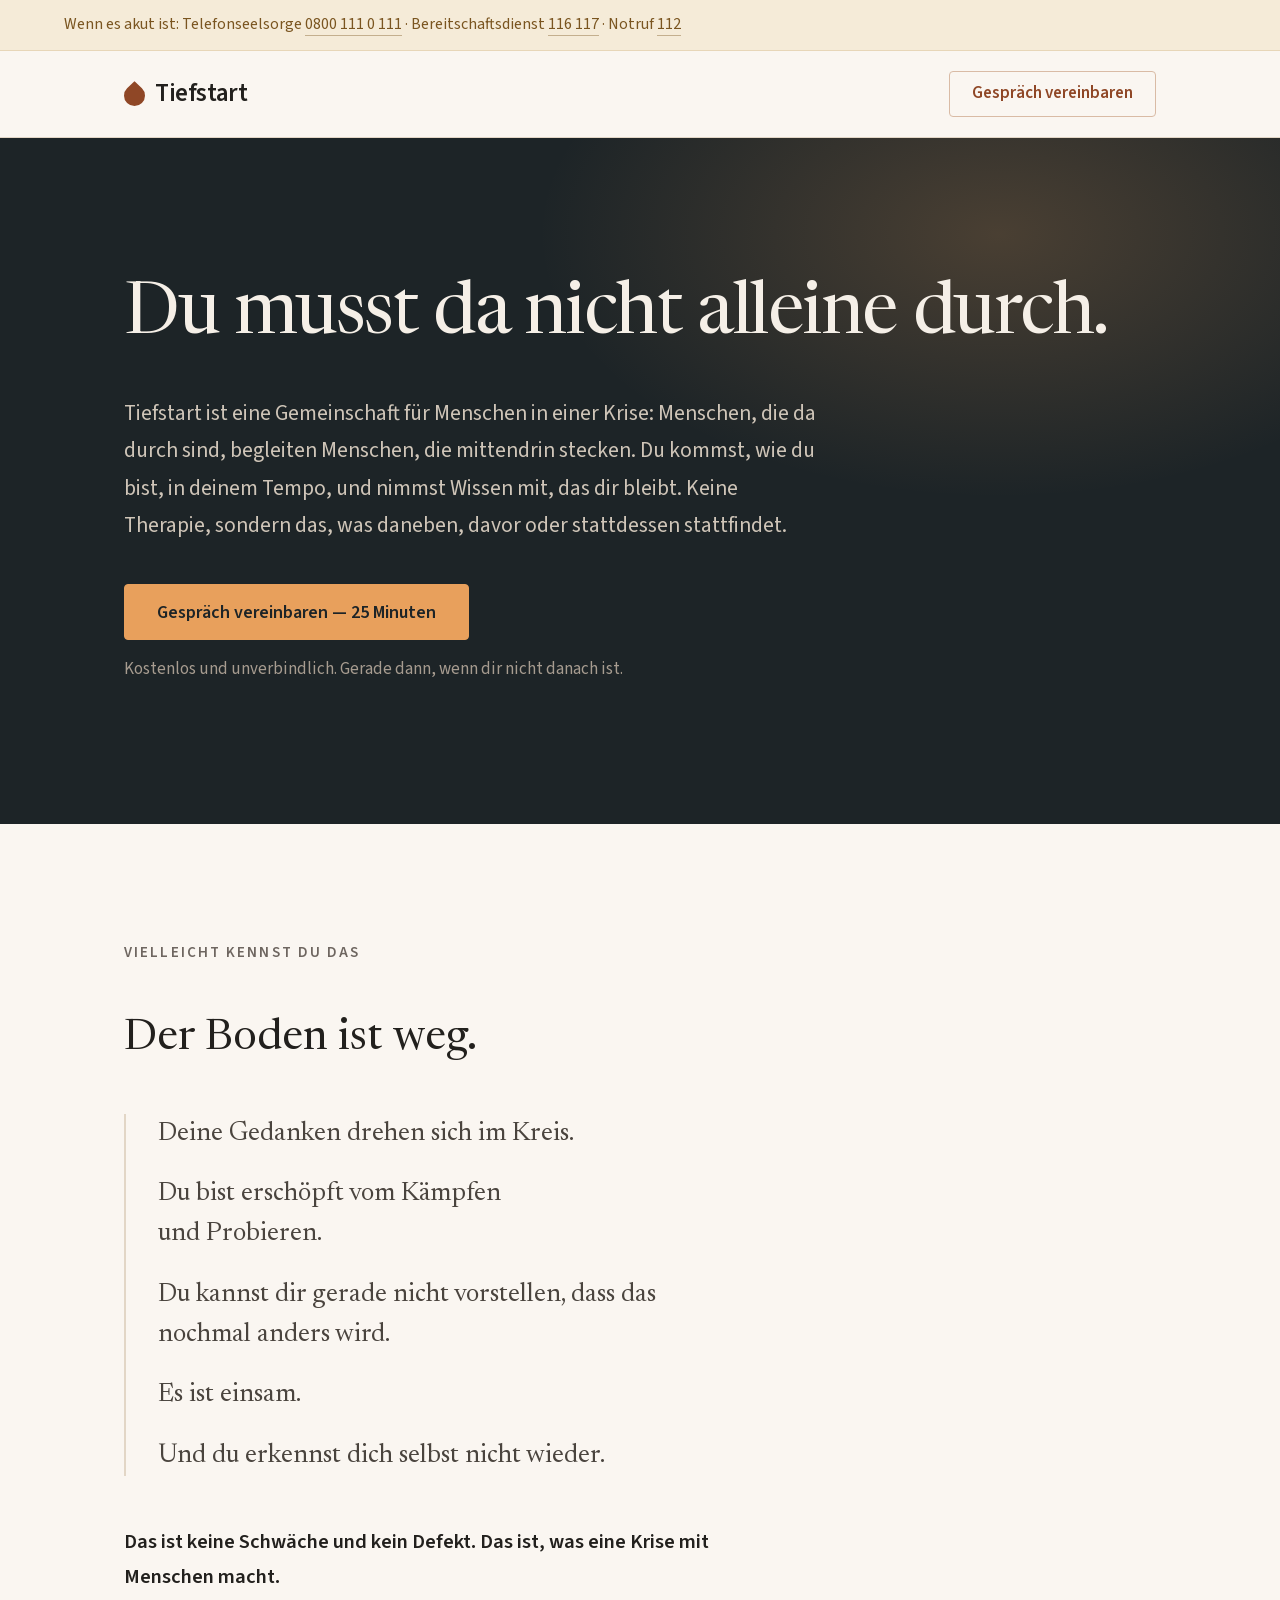
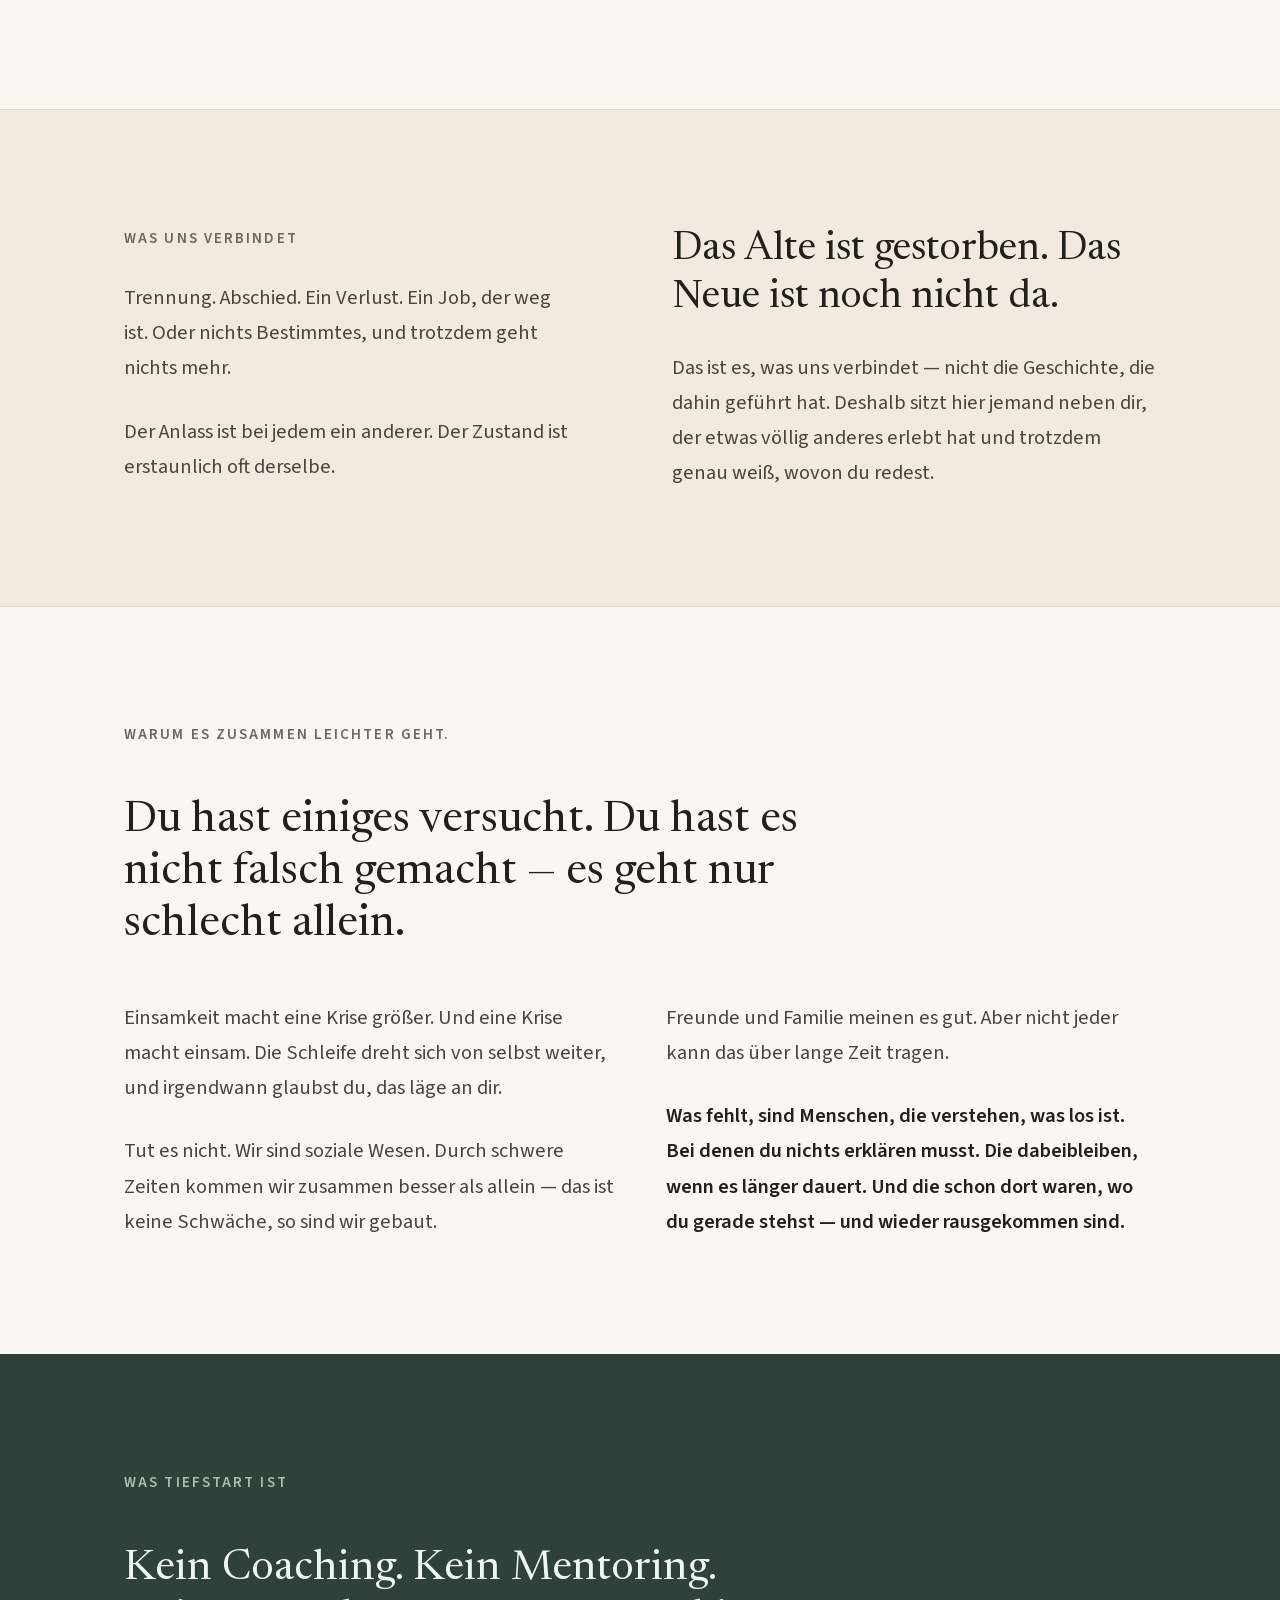
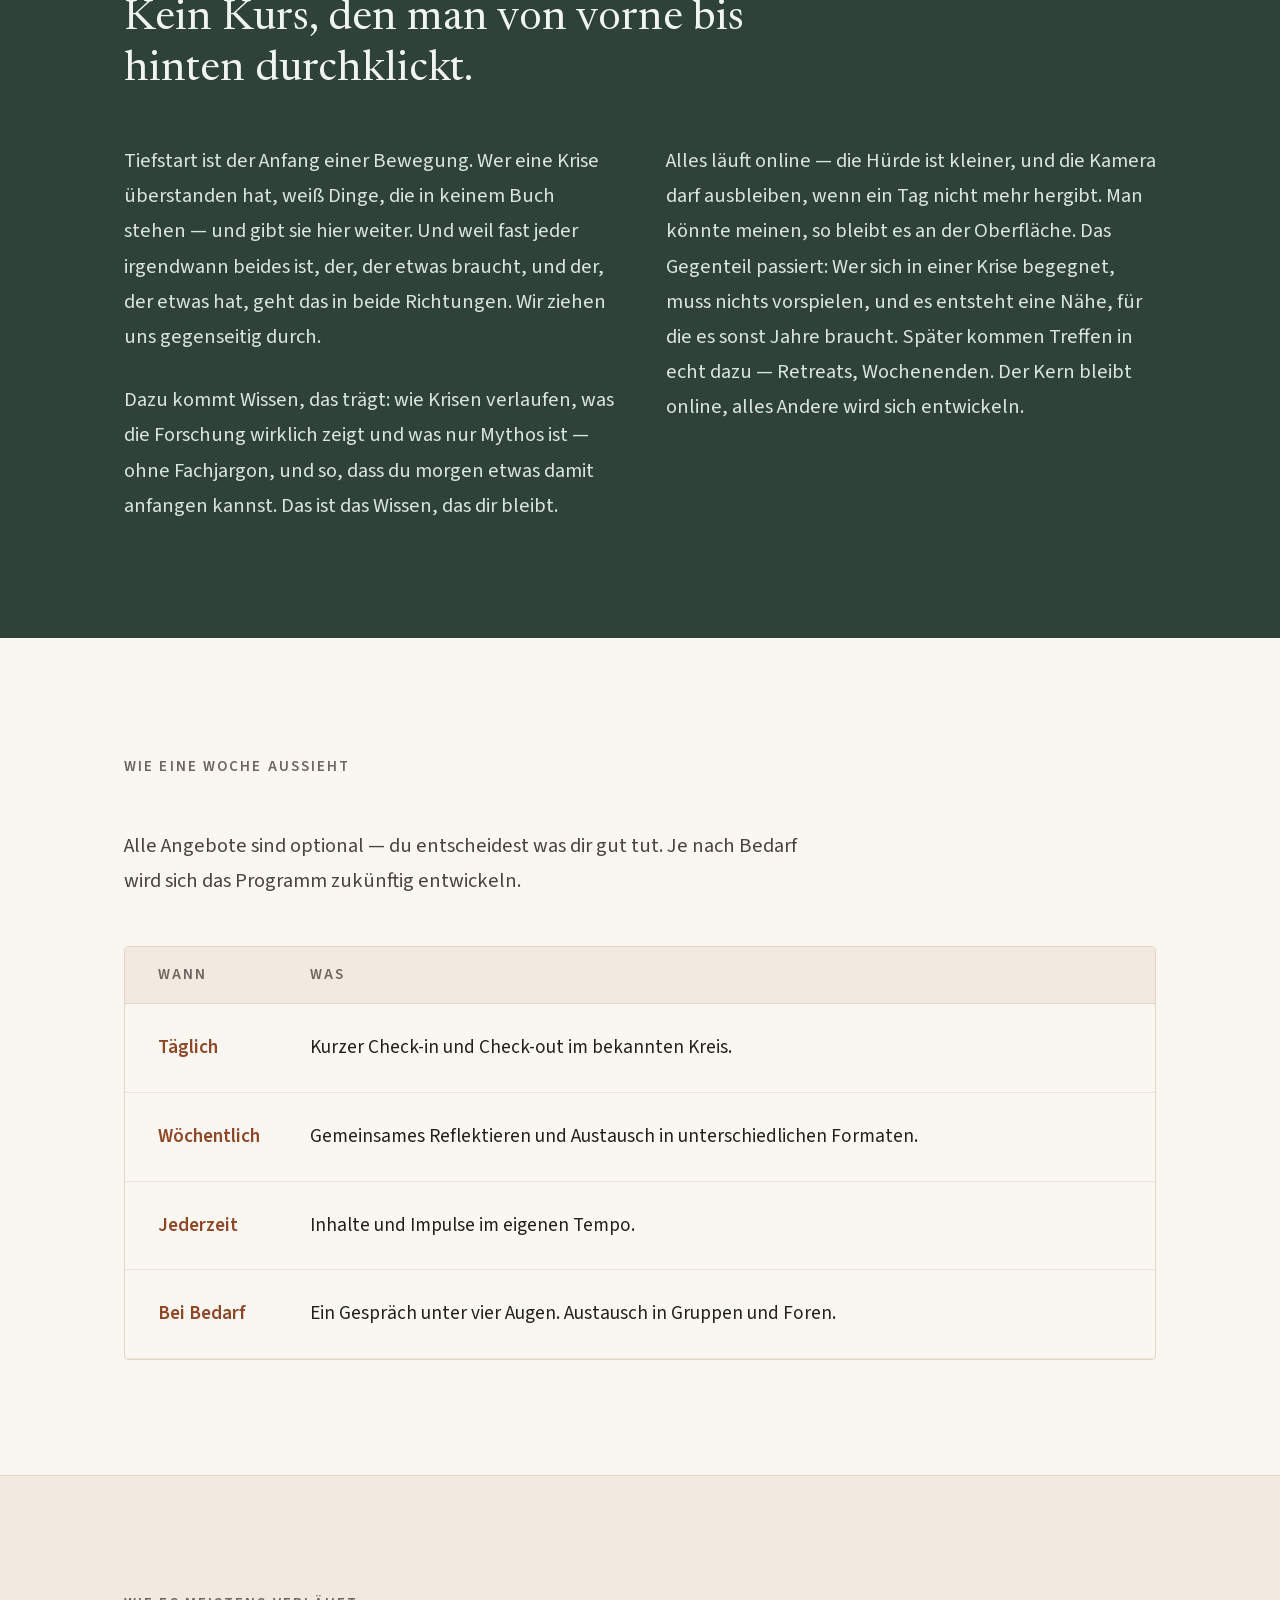
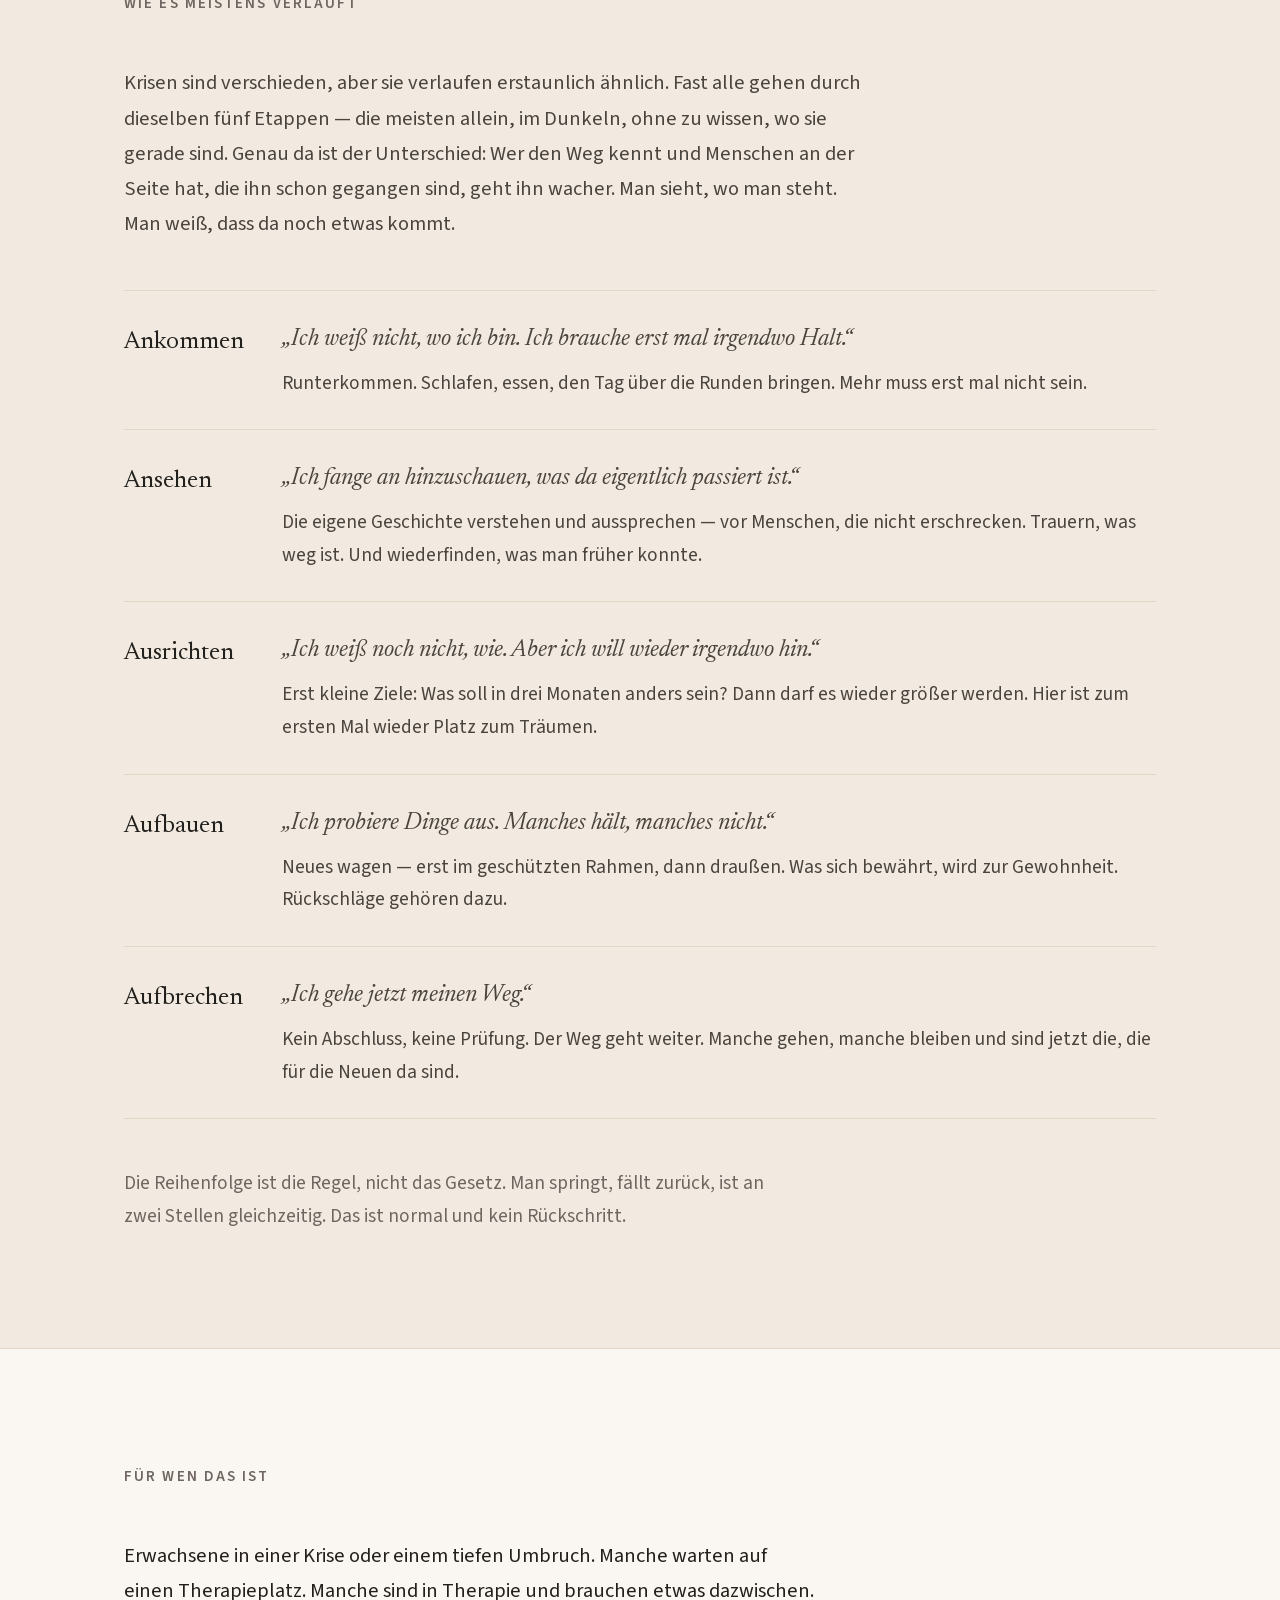
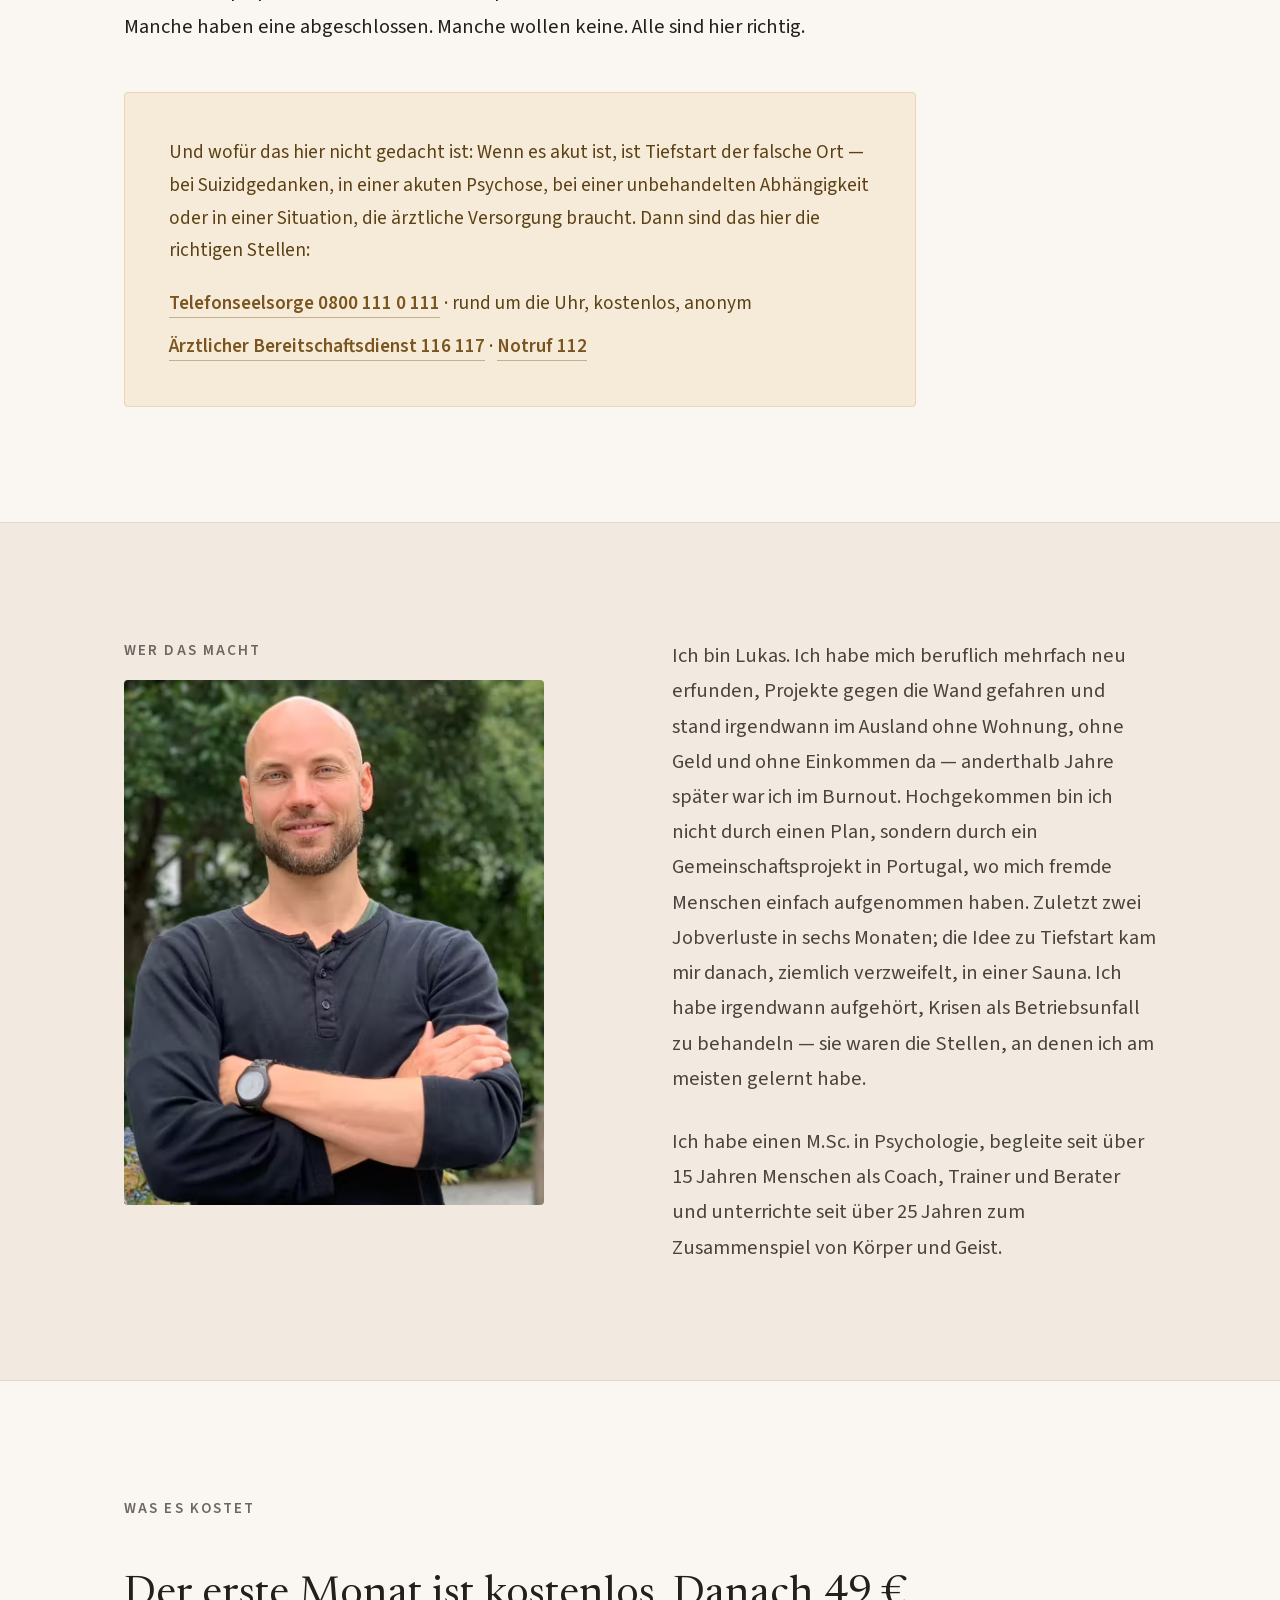
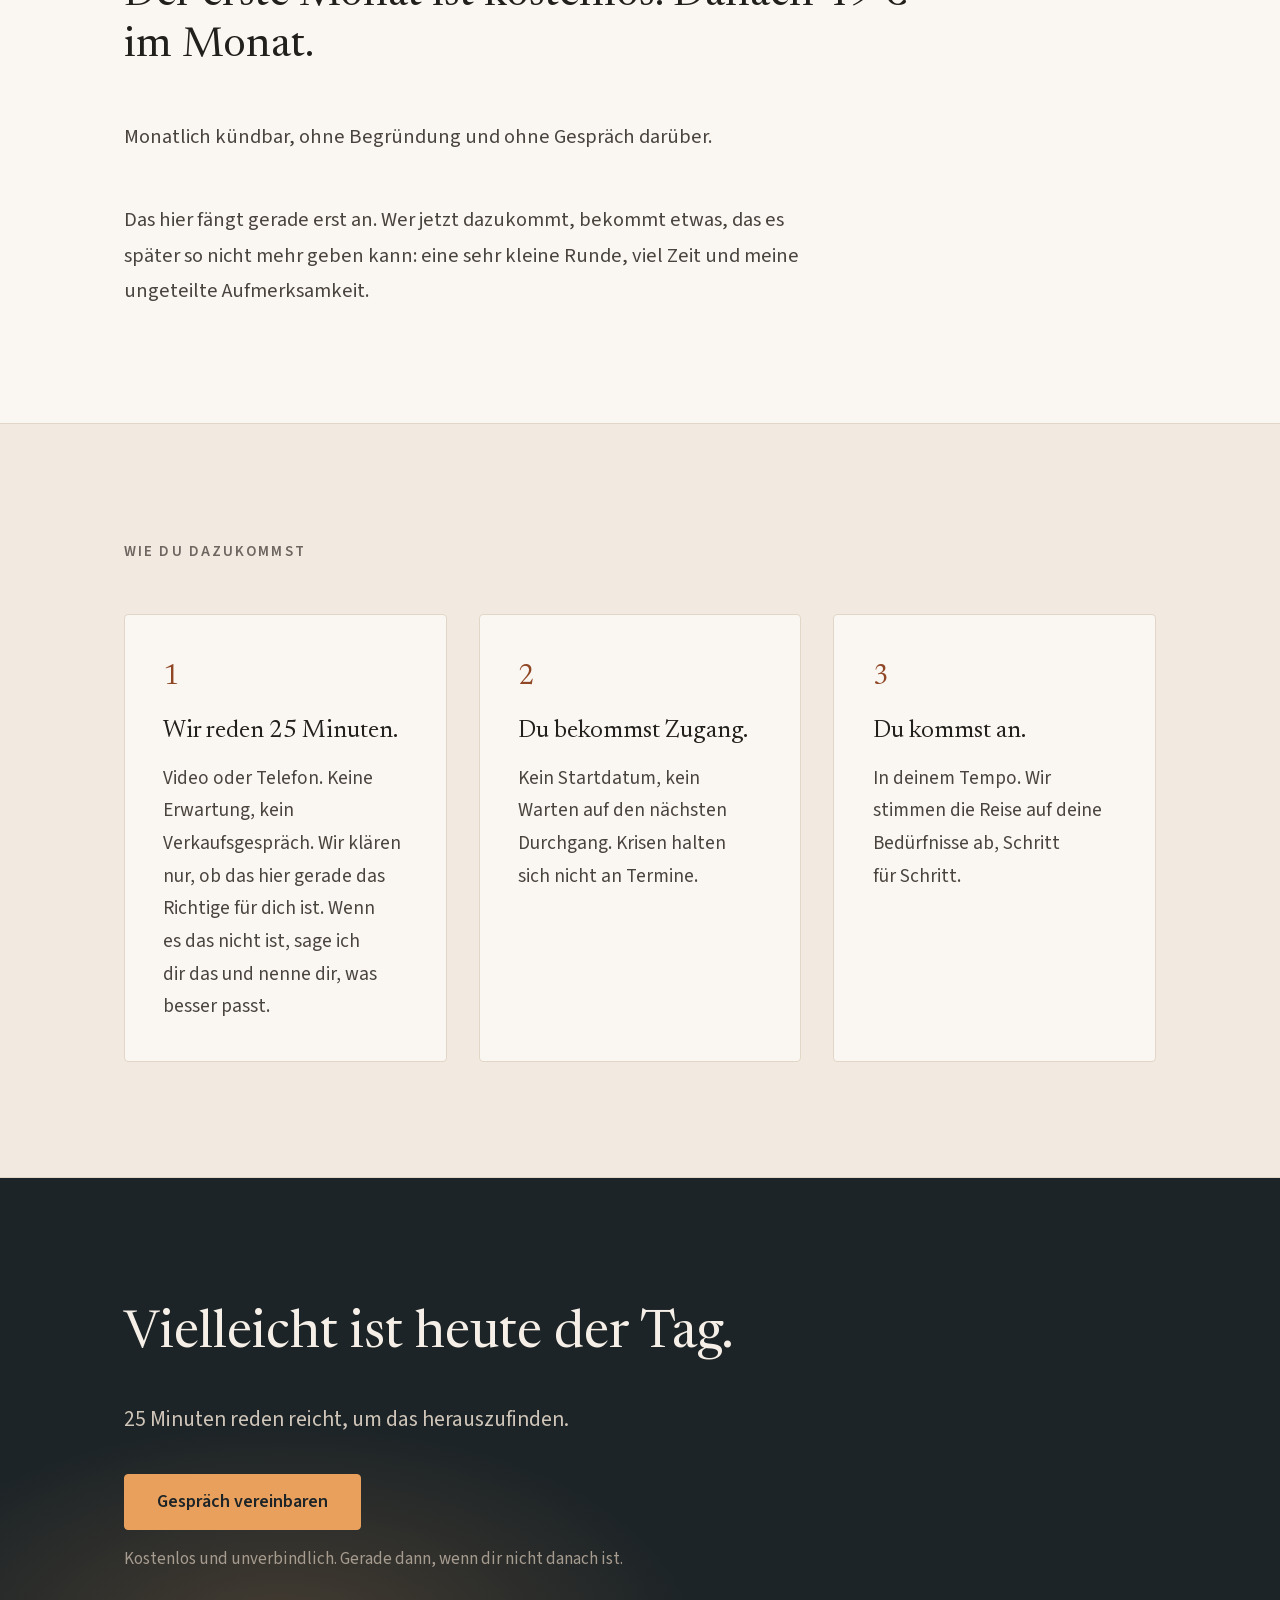
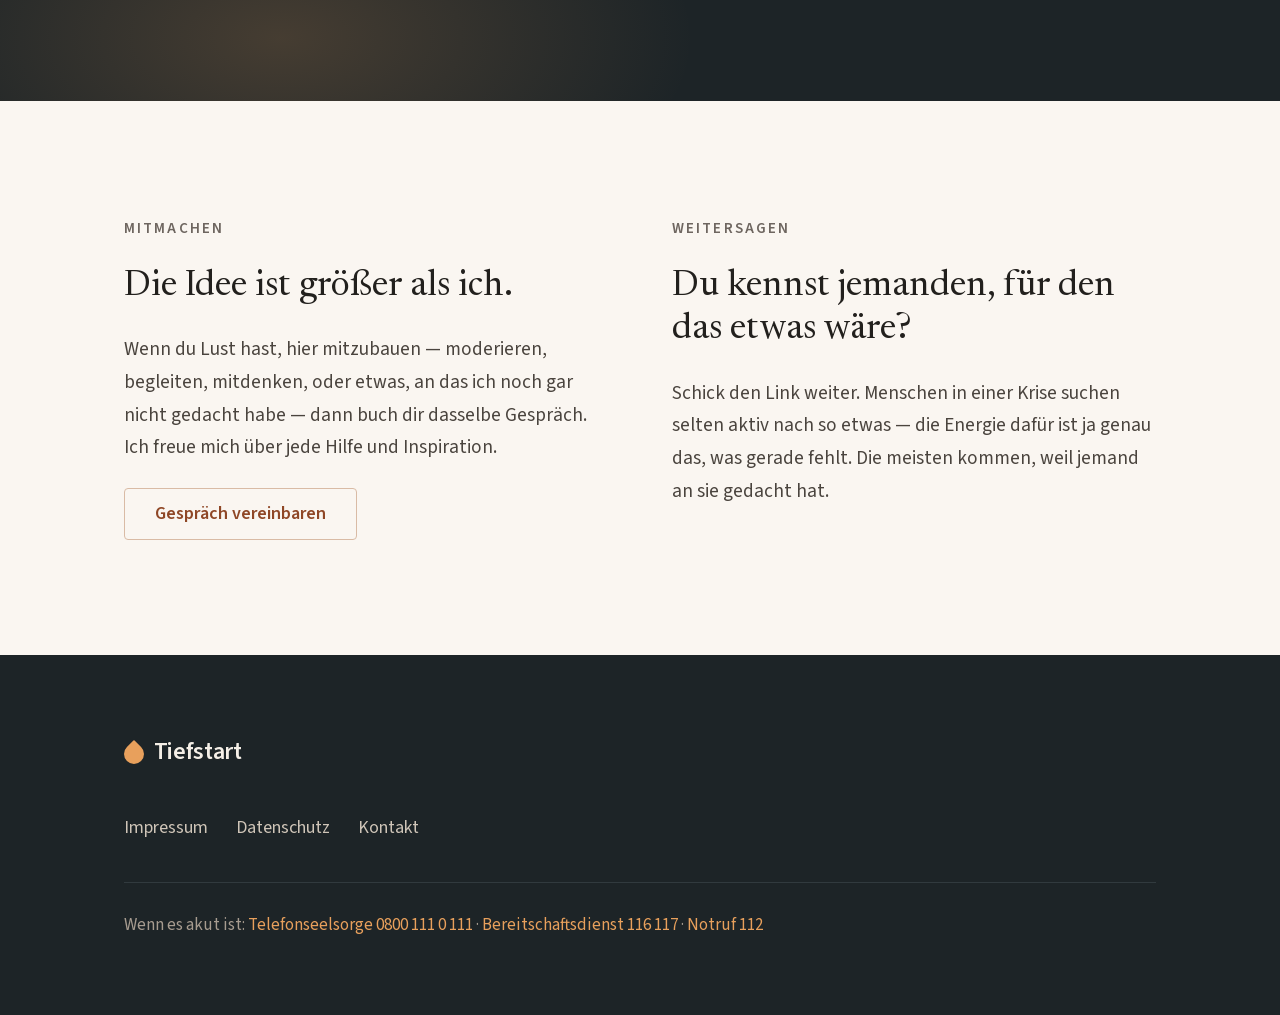
<file: index.html>
<!DOCTYPE html>
<html lang="de">
<head>
<meta charset="utf-8">
<meta name="viewport" content="width=device-width, initial-scale=1">

<title>Tiefstart – begleitete Online-Gemeinschaft in der Krise</title>
<meta name="description" content="Eine begleitete Online-Gemeinschaft für Menschen in einer Krise. Fester Takt, kleine Gruppen, Menschen, die es kennen. Keine Therapie, kein Ersatz dafür.">

<!-- Führt die vercel.app-Adresse und die Domain in der Suche zusammen. -->
<link rel="canonical" href="https://projekt-tiefstart.de/">

<meta property="og:type" content="website">
<meta property="og:locale" content="de_DE">
<meta property="og:url" content="https://projekt-tiefstart.de">
<meta property="og:title" content="Tiefstart – begleitete Online-Gemeinschaft in der Krise">
<meta property="og:description" content="Eine begleitete Online-Gemeinschaft für Menschen in einer Krise. Fester Takt, kleine Gruppen, Menschen, die es kennen. Keine Therapie, kein Ersatz dafür.">

<!-- Vorschaubild für WhatsApp, Signal, LinkedIn und Co.
     width und height müssen den tatsächlichen Maßen der Datei entsprechen —
     Crawler reservieren danach den Platz für die Vorschau. Bei einem Austausch
     des Bildes also beide Zahlen mitziehen. -->
<meta property="og:image" content="https://projekt-tiefstart.de/og-image.jpg">
<meta property="og:image:width" content="2400">
<meta property="og:image:height" content="1260">
<meta property="og:image:alt" content="Wortmarke Tiefstart mit Tropfen-Zeichen auf hellem Grund, darunter der Satz: Ein Ort für Menschen in einer Krise.">

<meta name="twitter:card" content="summary_large_image">
<meta name="twitter:title" content="Tiefstart – begleitete Online-Gemeinschaft in der Krise">
<meta name="twitter:description" content="Eine begleitete Online-Gemeinschaft für Menschen in einer Krise. Fester Takt, kleine Gruppen, Menschen, die es kennen. Keine Therapie, kein Ersatz dafür.">
<meta name="twitter:image" content="https://projekt-tiefstart.de/og-image.jpg">
<meta name="twitter:image:alt" content="Wortmarke Tiefstart mit Tropfen-Zeichen auf hellem Grund, darunter der Satz: Ein Ort für Menschen in einer Krise.">

<link rel="icon" href="assets/tiefstart-favicon.svg" type="image/svg+xml">
<link rel="icon" href="/favicon.ico" sizes="32x32">
<link rel="apple-touch-icon" href="/apple-touch-icon.png">

<link rel="preload" href="assets/fonts/newsreader-latin-400.woff2" as="font" type="font/woff2" crossorigin>
<link rel="preload" href="assets/fonts/source-sans-3-latin-var.woff2" as="font" type="font/woff2" crossorigin>
<link rel="stylesheet" href="assets/tiefstart.css">
</head>
<body>

<a class="sprungmarke" href="#inhalt">Zum Inhalt springen</a>

<aside class="notfall" aria-label="Notfallnummern">
  <p>Wenn es akut ist: Telefonseelsorge <a href="tel:08001110111">0800 111 0 111</a> · Bereitschaftsdienst <a href="tel:116117">116 117</a> · Notruf <a href="tel:112">112</a></p>
</aside>

<header class="seitenkopf">
  <div class="seitenkopf__innen">
    <a class="marke" href="/">
      <img class="marke__zeichen" src="assets/tiefstart-zeichen-terrakotta.svg" height="25" alt="">
      <span class="marke__wort">Tiefstart</span>
    </a>
    <a class="cta cta--sekundaer" href="https://tidycal.com/lholter247/meet25min" target="_blank" rel="noopener" aria-label="Gespräch vereinbaren — Terminbuchung bei TidyCal, öffnet in neuem Tab">Gespräch vereinbaren</a>
  </div>
</header>

<main id="inhalt">

  <section class="sektion--dunkel hero">
    <div class="hero__innen">
      <h1 class="hero__titel mw-15">Du musst da nicht alleine durch.</h1>
      <p class="hero__text mw-32">Tiefstart ist eine Gemeinschaft für Menschen in einer Krise: Menschen, die da durch sind, begleiten Menschen, die mittendrin stecken. Du kommst, wie du bist, in deinem Tempo, und nimmst Wissen mit, das dir bleibt. Keine Therapie, sondern das, was daneben, davor oder stattdessen stattfindet.</p>
      <div class="aktion">
        <a class="cta cta--primaer" href="https://tidycal.com/lholter247/meet25min" target="_blank" rel="noopener" aria-label="Gespräch vereinbaren — 25 Minuten, Terminbuchung bei TidyCal, öffnet in neuem Tab">Gespräch vereinbaren — 25 Minuten</a>
        <p class="hinweis-invers">Kostenlos und unverbindlich. Gerade dann, wenn dir nicht danach ist.</p>
      </div>
    </div>
  </section>

  <section class="sektion">
    <div class="breite stapel">
      <span class="label">Vielleicht kennst du das</span>
      <h2 class="titel titel--44">Der Boden ist weg.</h2>
      <ul class="aussagen mw-30" role="list">
        <li class="aussage">Deine Gedanken drehen sich im Kreis.</li>
        <li class="aussage">Du bist erschöpft vom Kämpfen und Probieren.</li>
        <li class="aussage">Du kannst dir gerade nicht vorstellen, dass das nochmal anders wird.</li>
        <li class="aussage">Es ist einsam.</li>
        <li class="aussage">Und du erkennst dich selbst nicht wieder.</li>
      </ul>
      <p class="fliess fliess--stark mw-32">Das ist keine Schwäche und kein Defekt. Das ist, was eine Krise mit Menschen macht.</p>
    </div>
  </section>

  <section class="sektion--sand">
    <div class="breite raster raster--weit">
      <div class="spalte">
        <span class="label">Was uns verbindet</span>
        <p class="fliess">Trennung. Abschied. Ein Verlust. Ein Job, der weg ist. Oder nichts Bestimmtes, und trotzdem geht nichts mehr.</p>
        <p class="fliess">Der Anlass ist bei jedem ein anderer. Der Zustand ist erstaunlich oft derselbe.</p>
      </div>
      <div class="spalte">
        <h2 class="titel titel--40 pretty">Das Alte ist gestorben. Das Neue ist noch nicht da.</h2>
        <p class="fliess">Das ist es, was uns verbindet — nicht die Geschichte, die dahin geführt hat. Deshalb sitzt hier jemand neben dir, der etwas völlig anderes erlebt hat und trotzdem genau weiß, wovon du redest.</p>
      </div>
    </div>
  </section>

  <section class="sektion">
    <div class="breite stapel">
      <span class="label">Warum es zusammen leichter geht.</span>
      <h2 class="titel titel--44 pretty mw-18">Du hast einiges versucht. Du hast es nicht falsch gemacht — es geht nur schlecht allein.</h2>
      <div class="raster mw-68">
        <div class="spalte">
          <p class="fliess">Einsamkeit macht eine Krise größer. Und eine Krise macht einsam. Die Schleife dreht sich von selbst weiter, und irgendwann glaubst du, das läge an dir.</p>
          <p class="fliess">Tut es nicht. Wir sind soziale Wesen. Durch schwere Zeiten kommen wir zusammen besser als allein — das ist keine Schwäche, so sind wir gebaut.</p>
        </div>
        <div class="spalte">
          <p class="fliess">Freunde und Familie meinen es gut. Aber nicht jeder kann das über lange Zeit tragen.&nbsp;</p>
          <p class="fliess fliess--stark">Was fehlt, sind Menschen, die verstehen, was los ist. Bei denen du nichts erklären musst. Die dabeibleiben, wenn es länger dauert. Und die schon dort waren, wo du gerade stehst — und wieder rausgekommen sind.</p>
        </div>
      </div>
    </div>
  </section>

  <section class="sektion--wald">
    <div class="breite stapel">
      <span class="label">Was Tiefstart ist</span>
      <h2 class="titel titel--42 pretty mw-17">Kein Coaching. Kein Mentoring. Kein Kurs, den man von vorne bis hinten durchklickt.</h2>
      <div class="raster">
        <div class="spalte">
          <p class="fliess">Tiefstart ist der Anfang einer Bewegung. Wer eine Krise überstanden hat, weiß Dinge, die in keinem Buch stehen — und gibt sie hier weiter. Und weil fast jeder irgendwann beides ist, der, der etwas braucht, und der, der etwas hat, geht das in beide Richtungen. Wir ziehen uns gegenseitig durch.</p>
          <p class="fliess">Dazu kommt Wissen, das trägt: wie Krisen verlaufen, was die Forschung wirklich zeigt und was nur Mythos ist — ohne Fachjargon, und so, dass du morgen etwas damit anfangen kannst. Das ist das Wissen, das dir bleibt.</p>
        </div>
        <p class="fliess">Alles läuft online — die Hürde ist kleiner, und die Kamera darf ausbleiben, wenn ein Tag nicht mehr hergibt. Man könnte meinen, so bleibt es an der Oberfläche. Das Gegenteil passiert: Wer sich in einer Krise begegnet, muss nichts vorspielen, und es entsteht eine Nähe, für die es sonst Jahre braucht. Später kommen Treffen in echt dazu — Retreats, Wochenenden. Der Kern bleibt online, alles Andere wird sich entwickeln.</p>
      </div>
    </div>
  </section>

  <section class="sektion">
    <div class="breite stapel">
      <h2 class="label">Wie eine Woche aussieht</h2>
      <p class="fliess mw-34">Alle Angebote sind optional — du entscheidest was dir gut tut. Je nach Bedarf wird sich das Programm zukünftig entwickeln.</p>
      <table class="woche" role="table">
        <thead role="rowgroup">
          <tr role="row">
            <th role="columnheader" scope="col">Wann</th>
            <th role="columnheader" scope="col">Was</th>
          </tr>
        </thead>
        <tbody role="rowgroup">
          <tr role="row">
            <td role="cell" class="woche__wann">Täglich</td>
            <td role="cell" class="woche__was">Kurzer Check-in und Check-out im bekannten Kreis.</td>
          </tr>
          <tr role="row">
            <td role="cell" class="woche__wann">Wöchentlich</td>
            <td role="cell" class="woche__was">Gemeinsames Reflektieren und Austausch in unterschiedlichen Formaten.</td>
          </tr>
          <tr role="row">
            <td role="cell" class="woche__wann">Jederzeit</td>
            <td role="cell" class="woche__was">Inhalte und Impulse im eigenen Tempo.</td>
          </tr>
          <tr role="row">
            <td role="cell" class="woche__wann">Bei Bedarf</td>
            <td role="cell" class="woche__was">Ein Gespräch unter vier Augen. Austausch in Gruppen und Foren.</td>
          </tr>
        </tbody>
      </table>
    </div>
  </section>

  <section class="sektion--sand">
    <div class="breite stapel">
      <h2 class="label">Wie es meistens verläuft</h2>
      <p class="fliess mw-36">Krisen sind verschieden, aber sie verlaufen erstaunlich ähnlich. Fast alle gehen durch dieselben fünf Etappen — die meisten allein, im Dunkeln, ohne zu wissen, wo sie gerade sind. Genau da ist der Unterschied: Wer den Weg kennt und Menschen an der Seite hat, die ihn schon gegangen sind, geht ihn wacher. Man sieht, wo man steht. Man weiß, dass da noch etwas kommt.</p>

      <div class="etappen">
        <div class="etappe">
          <div class="etappe__kopf">
            <h3 class="etappe__titel">Ankommen</h3>
          </div>
          <div class="etappe__body">
            <p class="etappe__zitat">„Ich weiß nicht, wo ich bin. Ich brauche erst mal irgendwo Halt.“</p>
            <p class="etappe__text">Runterkommen. Schlafen, essen, den Tag über die Runden bringen. Mehr muss erst mal nicht sein.</p>
          </div>
        </div>
        <div class="etappe">
          <div class="etappe__kopf">
            <h3 class="etappe__titel">Ansehen</h3>
          </div>
          <div class="etappe__body">
            <p class="etappe__zitat">„Ich fange an hinzuschauen, was da eigentlich passiert ist.“</p>
            <p class="etappe__text">Die eigene Geschichte verstehen und aussprechen — vor Menschen, die nicht erschrecken. Trauern, was weg ist. Und wiederfinden, was man früher konnte.</p>
          </div>
        </div>
        <div class="etappe">
          <div class="etappe__kopf">
            <h3 class="etappe__titel">Ausrichten</h3>
          </div>
          <div class="etappe__body">
            <p class="etappe__zitat">„Ich weiß noch nicht, wie. Aber ich will wieder irgendwo hin.“</p>
            <p class="etappe__text">Erst kleine Ziele: Was soll in drei Monaten anders sein? Dann darf es wieder größer werden. Hier ist zum ersten Mal wieder Platz zum Träumen.</p>
          </div>
        </div>
        <div class="etappe">
          <div class="etappe__kopf">
            <h3 class="etappe__titel">Aufbauen</h3>
          </div>
          <div class="etappe__body">
            <p class="etappe__zitat">„Ich probiere Dinge aus. Manches hält, manches nicht.“</p>
            <p class="etappe__text">Neues wagen — erst im geschützten Rahmen, dann draußen. Was sich bewährt, wird zur Gewohnheit. Rückschläge gehören dazu.</p>
          </div>
        </div>
        <div class="etappe">
          <div class="etappe__kopf">
            <h3 class="etappe__titel">Aufbrechen</h3>
          </div>
          <div class="etappe__body">
            <p class="etappe__zitat">„Ich gehe jetzt meinen Weg.“</p>
            <p class="etappe__text">Kein Abschluss, keine Prüfung. Der Weg geht weiter. Manche gehen, manche bleiben und sind jetzt die, die für die Neuen da sind.</p>
          </div>
        </div>
      </div>

      <p class="fussnote mw-34">Die Reihenfolge ist die Regel, nicht das Gesetz. Man springt, fällt zurück, ist an zwei Stellen gleichzeitig. Das ist normal und kein Rückschritt.</p>
    </div>
  </section>

  <section class="sektion">
    <div class="breite stapel">
      <h2 class="label">Für wen das ist</h2>
      <p class="fliess fliess--dunkel mw-34">Erwachsene in einer Krise oder einem tiefen Umbruch. Manche warten auf einen Therapieplatz. Manche sind in Therapie und brauchen etwas dazwischen. Manche haben eine abgeschlossen. Manche wollen keine. Alle sind hier richtig.</p>
      <div class="hinweisfeld mw-44">
        <p class="pretty">Und wofür das hier nicht gedacht ist: Wenn es akut ist, ist Tiefstart der falsche Ort — bei Suizidgedanken, in einer akuten Psychose, bei einer unbehandelten Abhängigkeit oder in einer Situation, die ärztliche Versorgung braucht. Dann sind das hier die richtigen Stellen:</p>
        <div class="hinweisfeld__nummern">
          <p><a href="tel:08001110111">Telefonseelsorge <span class="nowrap">0800 111 0 111</span></a> · rund um die Uhr, kostenlos, anonym</p>
          <p><a href="tel:116117">Ärztlicher Bereitschaftsdienst <span class="nowrap">116 117</span></a> · <a href="tel:112">Notruf <span class="nowrap">112</span></a></p>
        </div>
      </div>
    </div>
  </section>

  <section class="sektion--sand">
    <div class="breite raster raster--weit raster--290">
      <div class="spalte spalte--bild">
        <h2 class="label">Wer das macht</h2>
        <picture>
          <source srcset="assets/lukas-portrait.avif" type="image/avif">
          <source srcset="assets/lukas-portrait.webp" type="image/webp">
          <img class="portrait" src="assets/lukas-portrait.png" alt="Porträt von Lukas" width="450" height="563" loading="lazy" decoding="async">
        </picture>
      </div>
      <div class="spalte">
        <p class="fliess">Ich bin Lukas. Ich habe mich beruflich mehrfach neu erfunden, Projekte gegen die Wand gefahren und stand irgendwann im Ausland ohne Wohnung, ohne Geld und ohne Einkommen da — anderthalb Jahre später war ich im Burnout. Hochgekommen bin ich nicht durch einen Plan, sondern durch ein Gemeinschaftsprojekt in Portugal, wo mich fremde Menschen einfach aufgenommen haben. Zuletzt zwei Jobverluste in sechs Monaten; die Idee zu Tiefstart kam mir danach, ziemlich verzweifelt, in einer Sauna. Ich habe irgendwann aufgehört, Krisen als Betriebsunfall zu behandeln — sie waren die Stellen, an denen ich am meisten gelernt habe.</p>
        <p class="fliess">Ich habe einen M.Sc. in Psychologie, begleite seit über 15 Jahren Menschen als Coach, Trainer und Berater und unterrichte seit über 25 Jahren zum Zusammenspiel von Körper und Geist.</p>
      </div>
    </div>
  </section>

  <section class="sektion">
    <div class="breite stapel">
      <span class="label">Was es kostet</span>
      <h2 class="titel titel--42 pretty mw-20">Der erste Monat ist kostenlos. Danach 49 € im Monat.</h2>
      <p class="fliess mw-34">Monatlich kündbar, ohne Begründung und ohne Gespräch darüber.</p>
      <p class="fliess mw-34">Das hier fängt gerade erst an. Wer jetzt dazukommt, bekommt etwas, das es später so nicht mehr geben kann: eine sehr kleine Runde, viel Zeit und meine ungeteilte Aufmerksamkeit.</p>
    </div>
  </section>

  <section class="sektion--sand">
    <div class="breite stapel">
      <h2 class="label">Wie du dazukommst</h2>
      <div class="raster raster--260">
        <div class="schritt">
          <span class="schritt__nr">1</span>
          <h3 class="schritt__titel">Wir reden 25 Minuten.</h3>
          <p class="schritt__text">Video oder Telefon. Keine Erwartung, kein Verkaufsgespräch. Wir klären nur, ob das hier gerade das Richtige für dich ist. Wenn es das nicht ist, sage ich dir das und nenne dir, was besser passt.</p>
        </div>
        <div class="schritt">
          <span class="schritt__nr">2</span>
          <h3 class="schritt__titel">Du bekommst Zugang.</h3>
          <p class="schritt__text">Kein Startdatum, kein Warten auf den nächsten Durchgang. Krisen halten sich nicht an Termine.</p>
        </div>
        <div class="schritt">
          <span class="schritt__nr">3</span>
          <h3 class="schritt__titel">Du kommst an.</h3>
          <p class="schritt__text">In deinem Tempo. Wir stimmen die Reise auf deine Bedürfnisse ab, Schritt für Schritt. </p>
        </div>
      </div>
    </div>
  </section>

  <section class="sektion--dunkel schluss">
    <div class="schluss__innen">
      <h2 class="titel titel--52 pretty mw-16">Vielleicht ist heute der Tag.</h2>
      <p class="schluss__text mw-28">25 Minuten reden reicht, um das herauszufinden.</p>
      <div class="aktion">
        <a class="cta cta--primaer" href="https://tidycal.com/lholter247/meet25min" target="_blank" rel="noopener" aria-label="Gespräch vereinbaren — Terminbuchung bei TidyCal, öffnet in neuem Tab">Gespräch vereinbaren</a>
        <p class="hinweis-invers">Kostenlos und unverbindlich. Gerade dann, wenn dir nicht danach ist.</p>
      </div>
    </div>
  </section>

  <section class="sektion">
    <div class="breite raster raster--weit">
      <div class="spalte spalte--eng">
        <span class="label">Mitmachen</span>
        <h2 class="titel titel--36 pretty">Die Idee ist größer als ich.</h2>
        <p class="fliess fliess--klein">Wenn du Lust hast, hier mitzubauen — moderieren, begleiten, mitdenken, oder etwas, an das ich noch gar nicht gedacht habe — dann buch dir dasselbe Gespräch. Ich freue mich über jede Hilfe und Inspiration.</p>
        <a class="cta cta--sekundaer-gross" href="https://tidycal.com/lholter247/meet25min" target="_blank" rel="noopener" aria-label="Gespräch vereinbaren — Terminbuchung bei TidyCal, öffnet in neuem Tab">Gespräch vereinbaren</a>
      </div>
      <div class="spalte spalte--eng">
        <span class="label">Weitersagen</span>
        <h2 class="titel titel--36 pretty">Du kennst jemanden, für den das etwas wäre?</h2>
        <p class="fliess fliess--klein">Schick den Link weiter. Menschen in einer Krise suchen selten aktiv nach so etwas — die Energie dafür ist ja genau das, was gerade fehlt. Die meisten kommen, weil jemand an sie gedacht hat.</p>
      </div>
    </div>
  </section>
</main>

<footer class="seitenfuss">
  <div class="seitenfuss__innen">
    <div class="marke marke--invers">
      <img class="marke__zeichen" src="assets/tiefstart-zeichen-feuerschein.svg" height="24" alt="">
      <span class="marke__wort">Tiefstart</span>
    </div>
    <nav class="seitenfuss__nav" aria-label="Rechtliches und Kontakt">
      <a href="/impressum">Impressum</a>
      <a href="/datenschutz">Datenschutz</a>
      <a href="/kontakt">Kontakt</a>
    </nav>
    <p class="seitenfuss__notfall">Wenn es akut ist: <a href="tel:08001110111">Telefonseelsorge <span class="nowrap">0800 111 0 111</span></a> · <a href="tel:116117">Bereitschaftsdienst <span class="nowrap">116 117</span></a> · <a href="tel:112">Notruf <span class="nowrap">112</span></a></p>
  </div>
</footer>

</body>
</html>
</file>
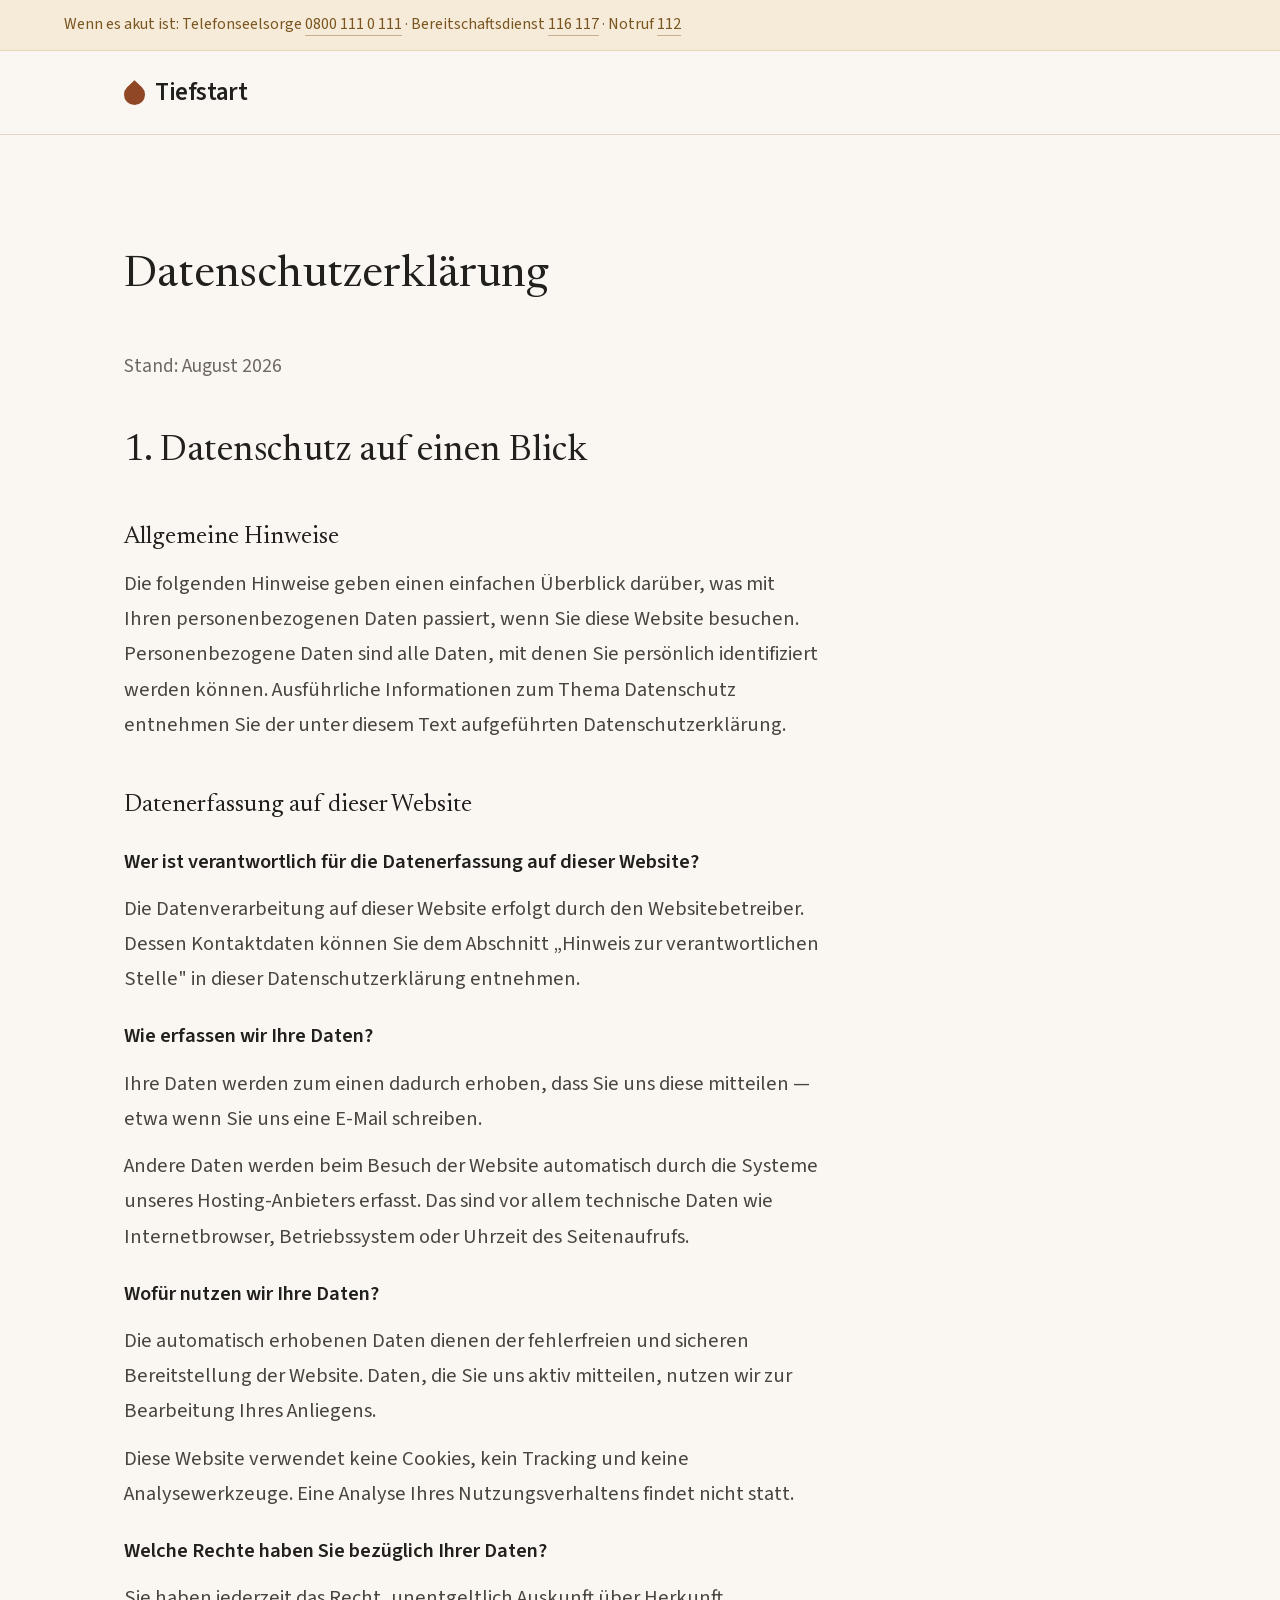
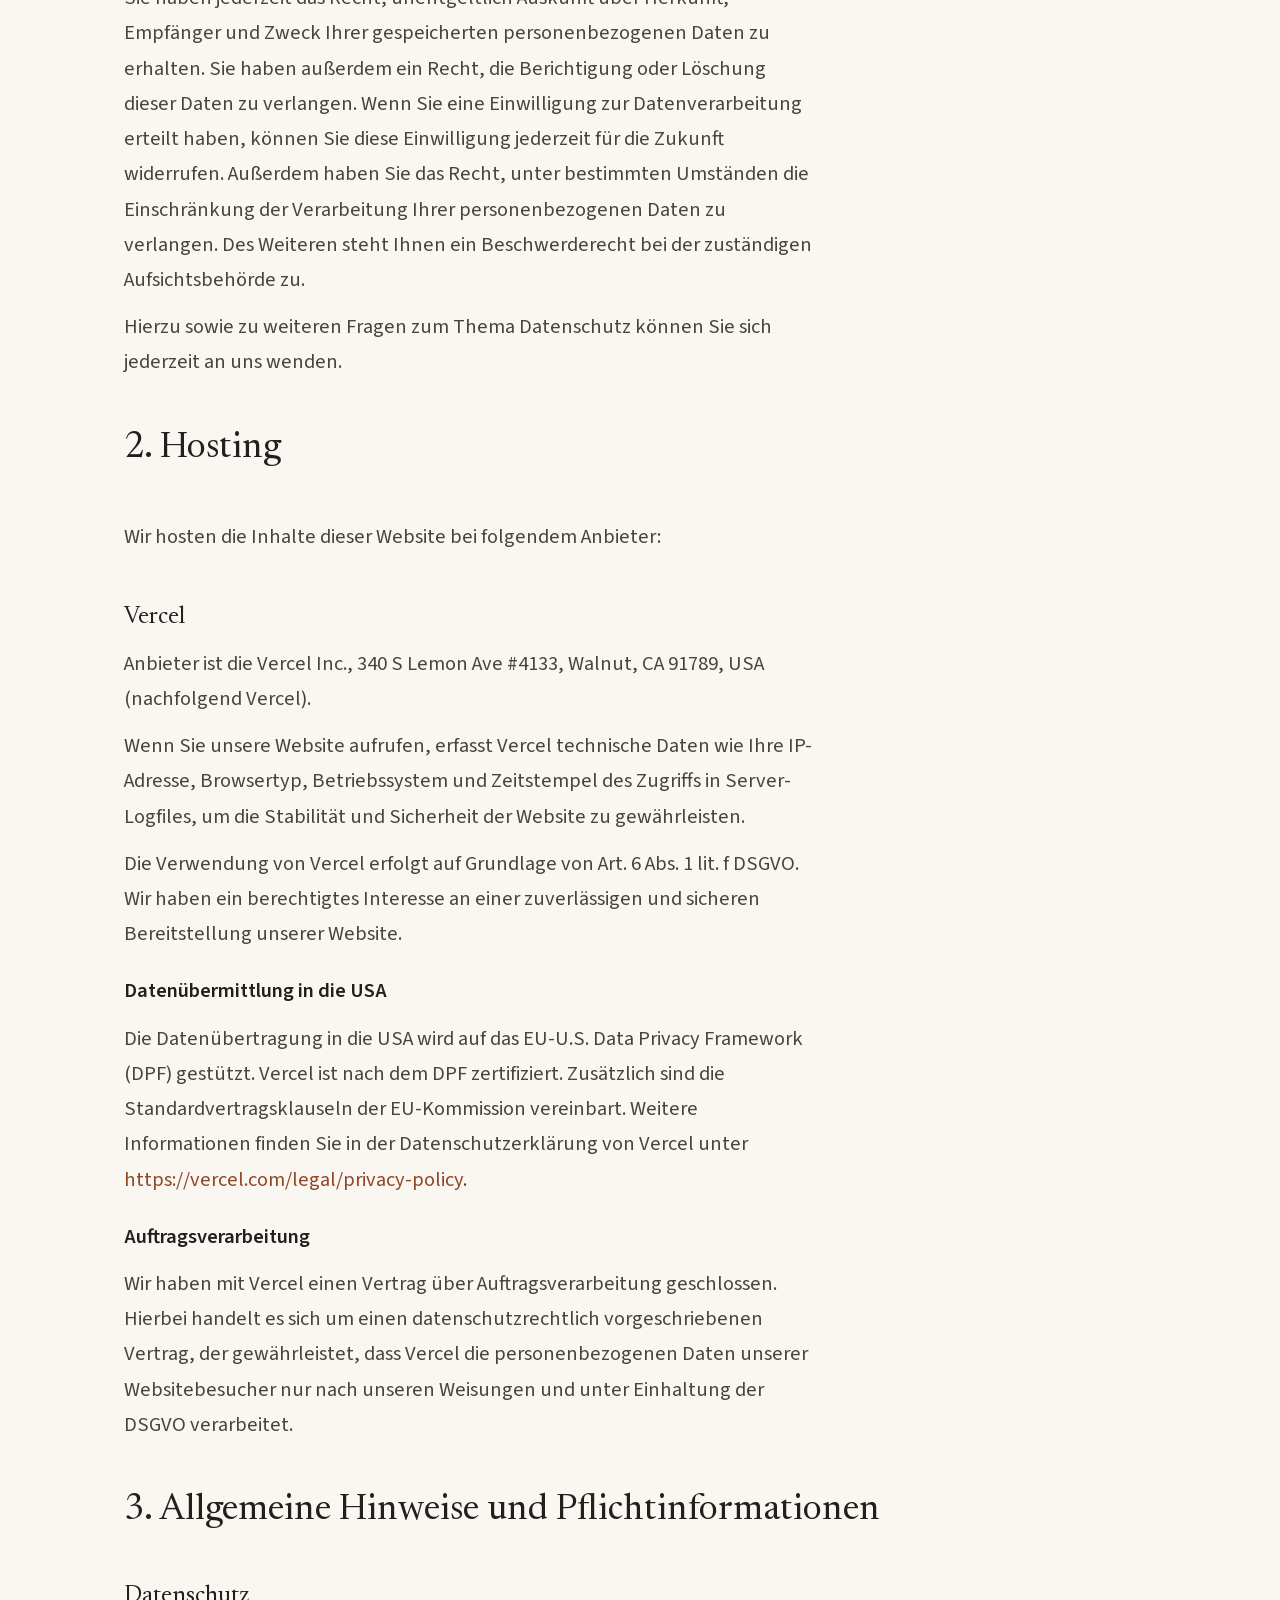
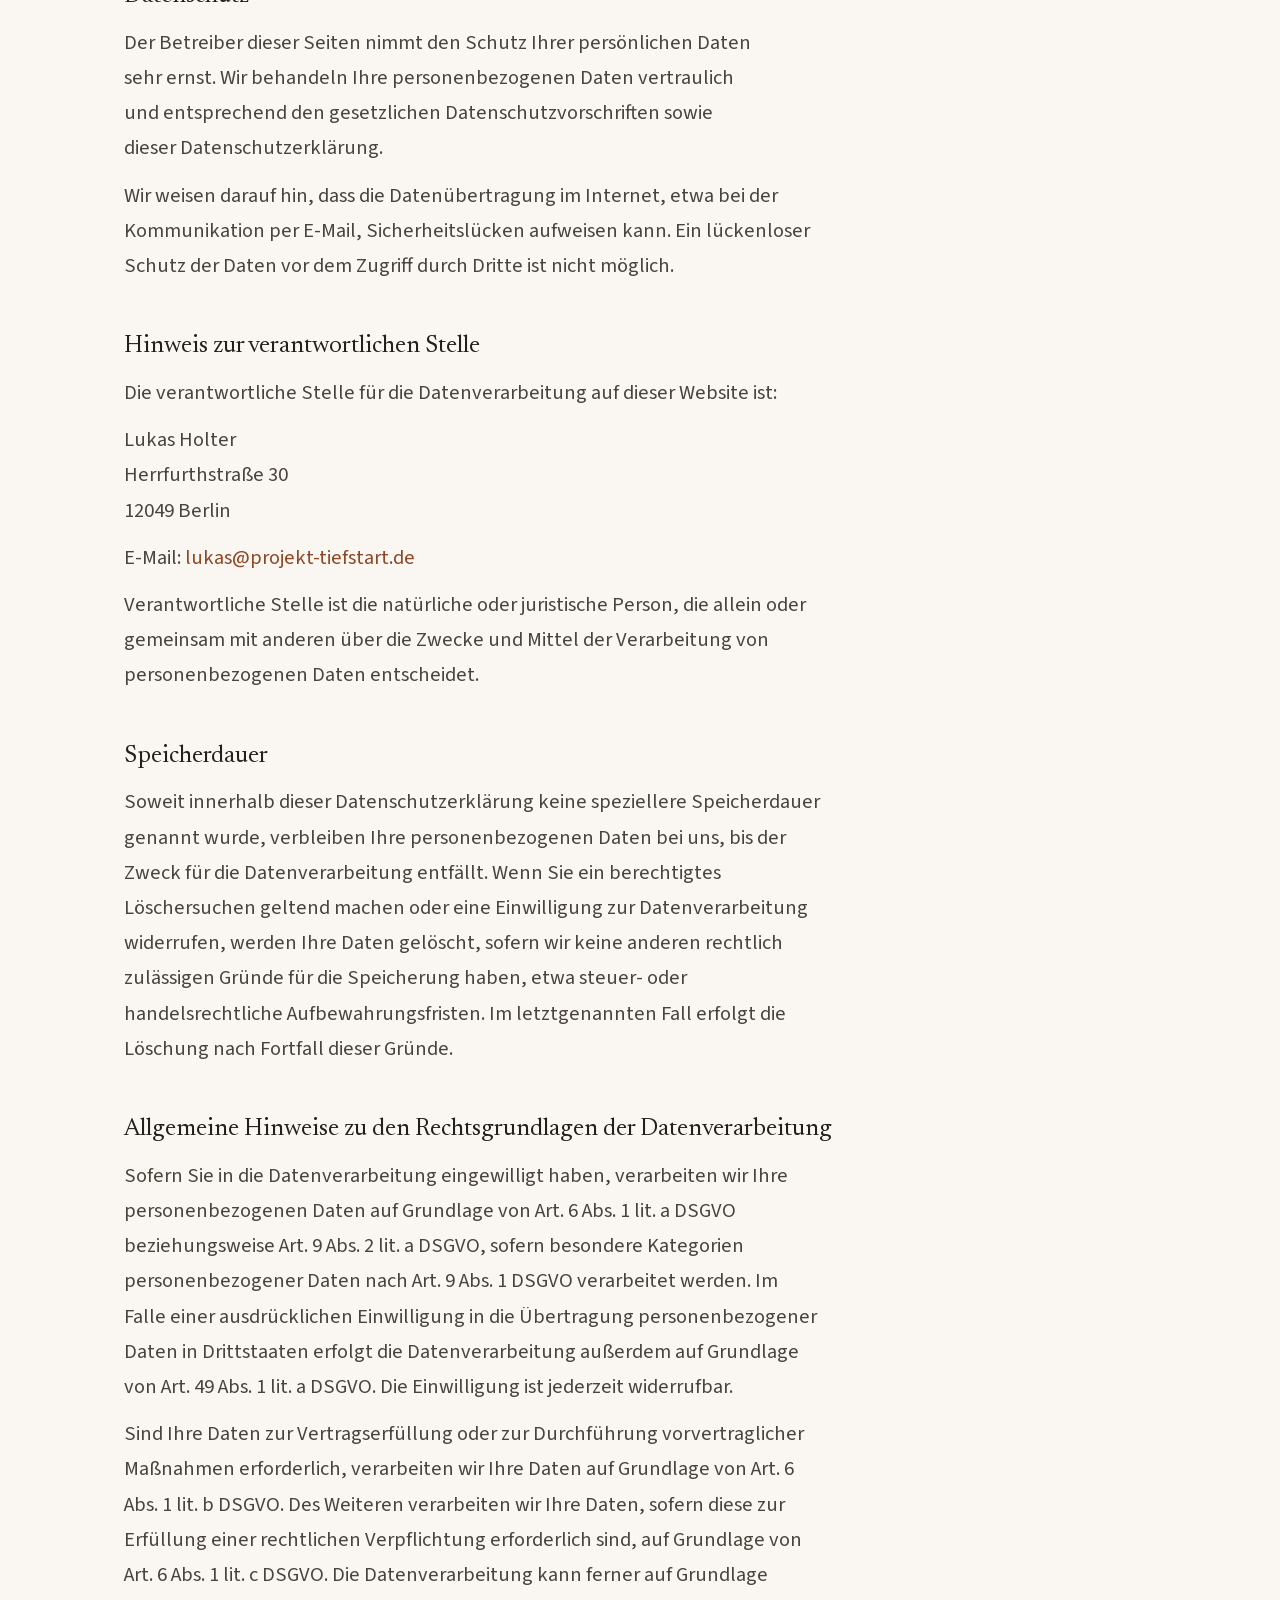
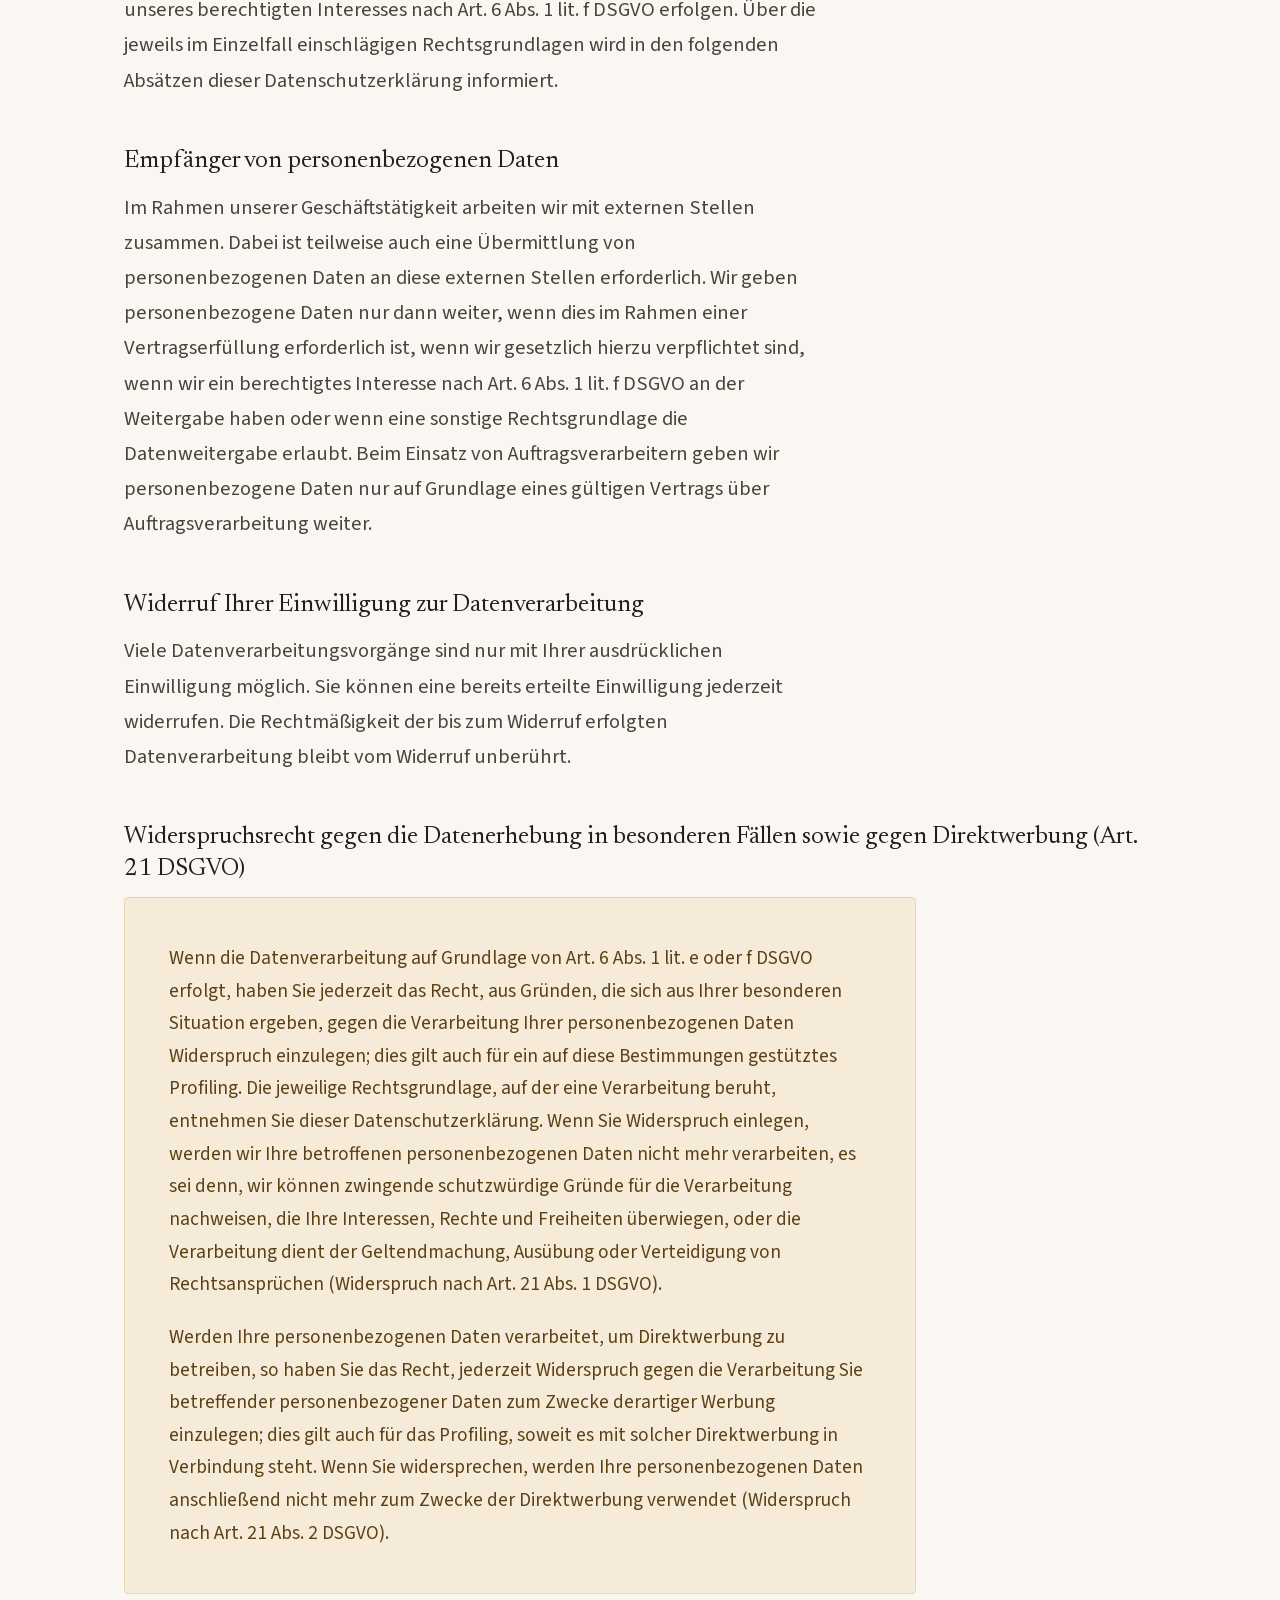
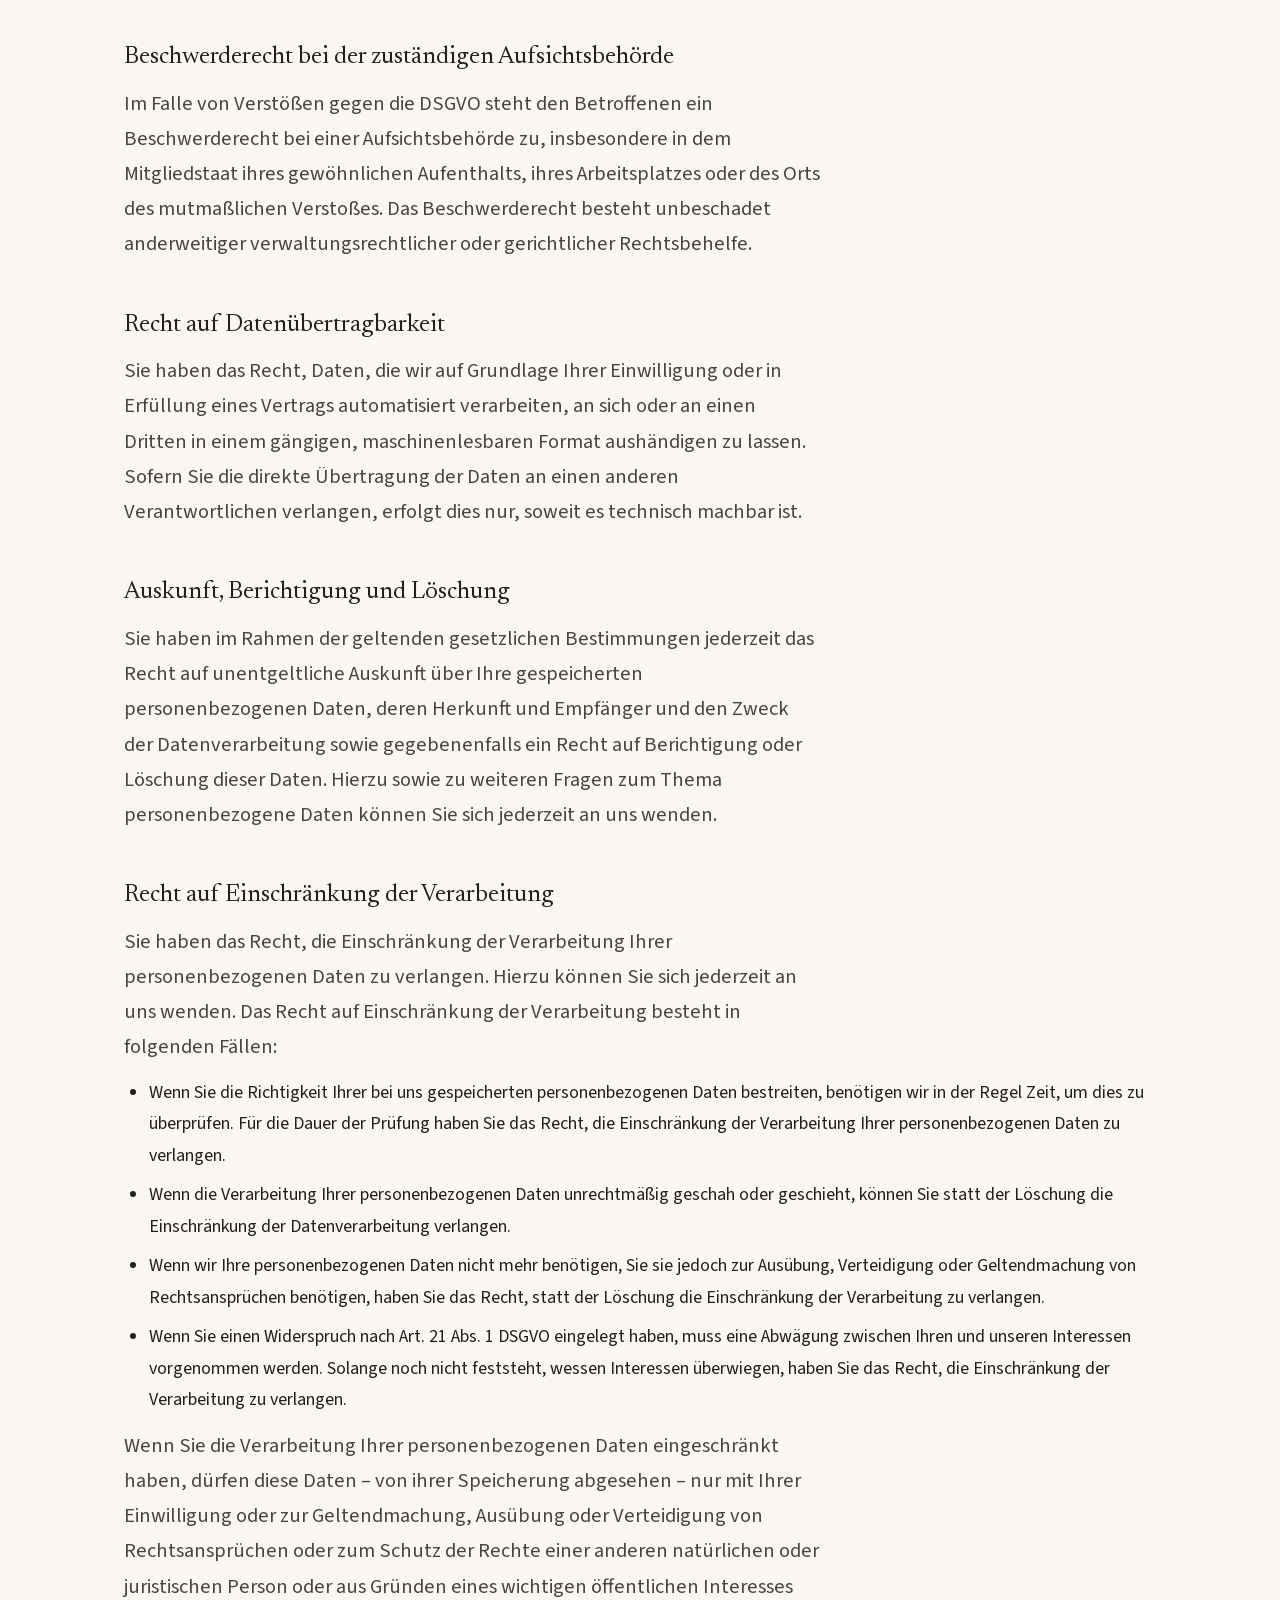
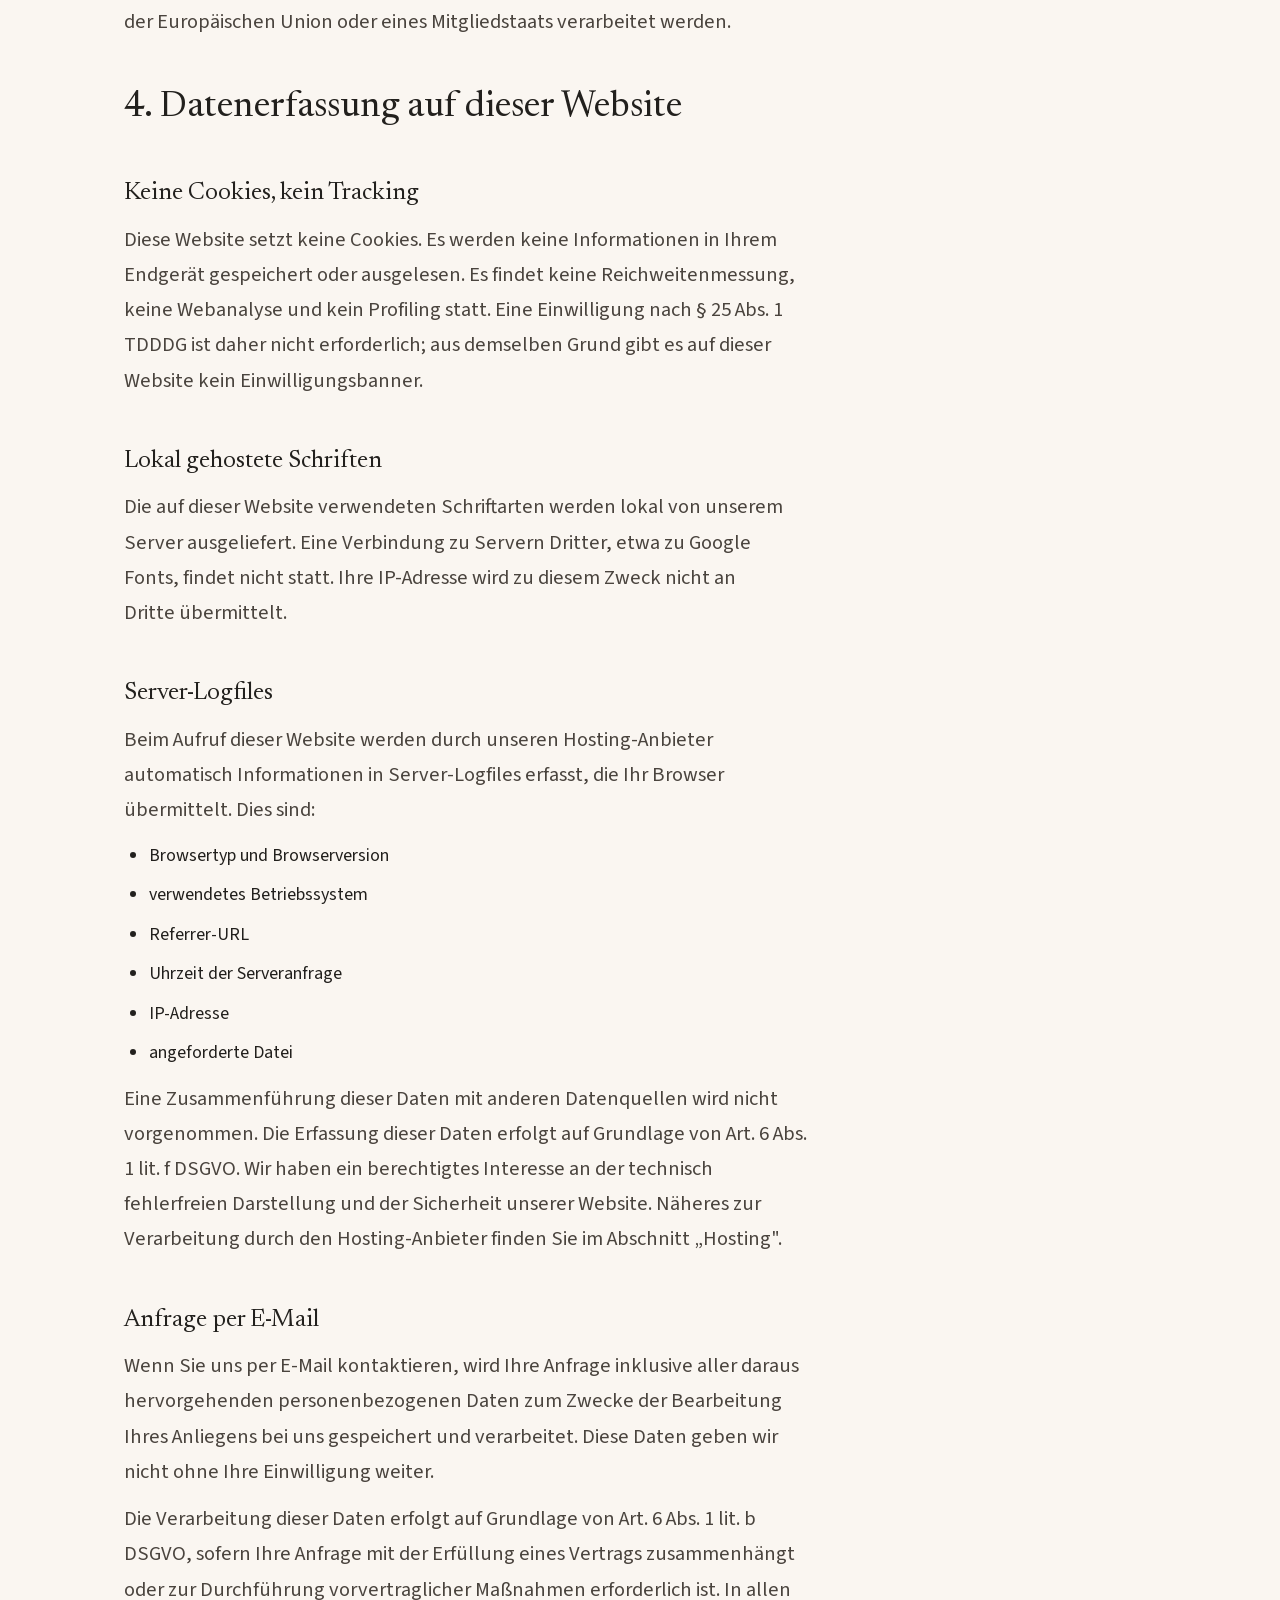
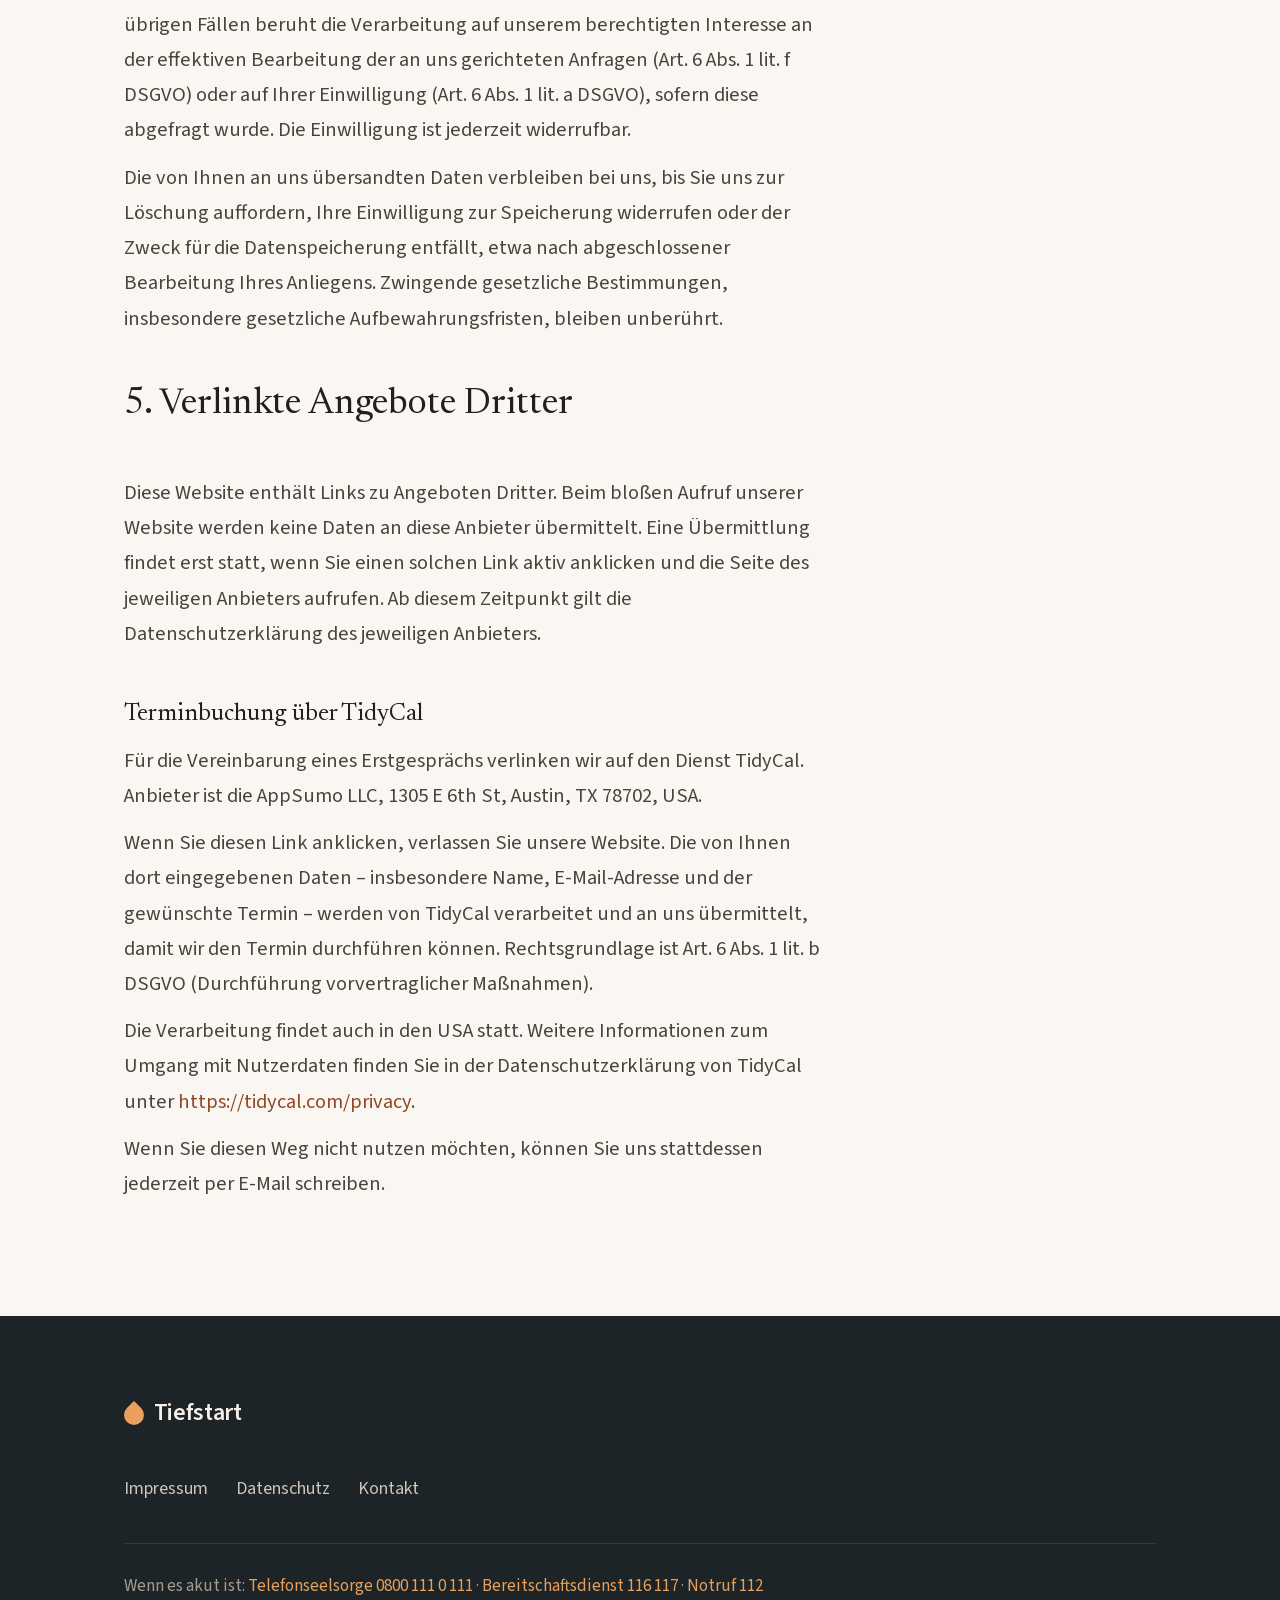
<file: datenschutz.html>
<!DOCTYPE html>
<html lang="de">
<head>
<meta charset="utf-8">
<meta name="viewport" content="width=device-width, initial-scale=1">

<title>Datenschutzerklärung – Tiefstart</title>

<link rel="icon" href="assets/tiefstart-favicon.svg" type="image/svg+xml">
<link rel="icon" href="/favicon.ico" sizes="32x32">
<link rel="apple-touch-icon" href="/apple-touch-icon.png">

<link rel="preload" href="assets/fonts/newsreader-latin-400.woff2" as="font" type="font/woff2" crossorigin>
<link rel="preload" href="assets/fonts/source-sans-3-latin-var.woff2" as="font" type="font/woff2" crossorigin>
<link rel="stylesheet" href="assets/tiefstart.css">
</head>
<body class="seite-kurz">

<a class="sprungmarke" href="#inhalt">Zum Inhalt springen</a>

<aside class="notfall" aria-label="Notfallnummern">
  <p>Wenn es akut ist: Telefonseelsorge <a href="tel:08001110111">0800 111 0 111</a> · Bereitschaftsdienst <a href="tel:116117">116 117</a> · Notruf <a href="tel:112">112</a></p>
</aside>

<header class="seitenkopf">
  <div class="seitenkopf__innen">
    <a class="marke" href="/">
      <img class="marke__zeichen" src="assets/tiefstart-zeichen-terrakotta.svg" height="25" alt="">
      <span class="marke__wort">Tiefstart</span>
    </a>
  </div>
</header>

<main id="inhalt">
  <section class="sektion">
    <div class="breite stapel">
      <h1 class="titel titel--44">Datenschutzerklärung</h1>
      <p class="fussnote">Stand: August 2026</p>

    <h2 class="titel titel--36">1. Datenschutz auf einen Blick</h2>
    <div class="textblock">
      <h3 class="titel titel--25">Allgemeine Hinweise</h3>
      <p class="fliess mw-34">Die folgenden Hinweise geben einen einfachen Überblick darüber, was mit Ihren personenbezogenen Daten passiert, wenn Sie diese Website besuchen. Personenbezogene Daten sind alle Daten, mit denen Sie persönlich identifiziert werden können. Ausführliche Informationen zum Thema Datenschutz entnehmen Sie der unter diesem Text aufgeführten Datenschutzerklärung.</p>
    </div>
    <div class="textblock">
      <h3 class="titel titel--25">Datenerfassung auf dieser Website</h3>
      <h4 class="fliess fliess--stark">Wer ist verantwortlich für die Datenerfassung auf dieser Website?</h4>
      <p class="fliess mw-34">Die Datenverarbeitung auf dieser Website erfolgt durch den Websitebetreiber. Dessen Kontaktdaten können Sie dem Abschnitt „Hinweis zur verantwortlichen Stelle" in dieser Datenschutzerklärung entnehmen.</p>
      <h4 class="fliess fliess--stark">Wie erfassen wir Ihre Daten?</h4>
      <p class="fliess mw-34">Ihre Daten werden zum einen dadurch erhoben, dass Sie uns diese mitteilen — etwa wenn Sie uns eine E-Mail schreiben.</p>
      <p class="fliess mw-34">Andere Daten werden beim Besuch der Website automatisch durch die Systeme unseres Hosting-Anbieters erfasst. Das sind vor allem technische Daten wie Internetbrowser, Betriebssystem oder Uhrzeit des Seitenaufrufs.</p>
      <h4 class="fliess fliess--stark">Wofür nutzen wir Ihre Daten?</h4>
      <p class="fliess mw-34">Die automatisch erhobenen Daten dienen der fehlerfreien und sicheren Bereitstellung der Website. Daten, die Sie uns aktiv mitteilen, nutzen wir zur Bearbeitung Ihres Anliegens.</p>
      <p class="fliess mw-34">Diese Website verwendet keine Cookies, kein Tracking und keine Analysewerkzeuge. Eine Analyse Ihres Nutzungsverhaltens findet nicht statt.</p>
      <h4 class="fliess fliess--stark">Welche Rechte haben Sie bezüglich Ihrer Daten?</h4>
      <p class="fliess mw-34">Sie haben jederzeit das Recht, unentgeltlich Auskunft über Herkunft, Empfänger und Zweck Ihrer gespeicherten personenbezogenen Daten zu erhalten. Sie haben außerdem ein Recht, die Berichtigung oder Löschung dieser Daten zu verlangen. Wenn Sie eine Einwilligung zur Datenverarbeitung erteilt haben, können Sie diese Einwilligung jederzeit für die Zukunft widerrufen. Außerdem haben Sie das Recht, unter bestimmten Umständen die Einschränkung der Verarbeitung Ihrer personenbezogenen Daten zu verlangen. Des Weiteren steht Ihnen ein Beschwerderecht bei der zuständigen Aufsichtsbehörde zu.</p>
      <p class="fliess mw-34">Hierzu sowie zu weiteren Fragen zum Thema Datenschutz können Sie sich jederzeit an uns wenden.</p>
    </div>

    <h2 class="titel titel--36">2. Hosting</h2>
    <div class="textblock">
      <p class="fliess mw-34">Wir hosten die Inhalte dieser Website bei folgendem Anbieter:</p>
    </div>
    <div class="textblock">
      <h3 class="titel titel--25">Vercel</h3>
      <p class="fliess mw-34">Anbieter ist die Vercel Inc., 340 S Lemon Ave #4133, Walnut, CA 91789, USA (nachfolgend Vercel).</p>
      <p class="fliess mw-34">Wenn Sie unsere Website aufrufen, erfasst Vercel technische Daten wie Ihre IP-Adresse, Browsertyp, Betriebssystem und Zeitstempel des Zugriffs in Server-Logfiles, um die Stabilität und Sicherheit der Website zu gewährleisten.</p>
      <p class="fliess mw-34">Die Verwendung von Vercel erfolgt auf Grundlage von Art. 6 Abs. 1 lit. f DSGVO. Wir haben ein berechtigtes Interesse an einer zuverlässigen und sicheren Bereitstellung unserer Website.</p>
      <h4 class="fliess fliess--stark">Datenübermittlung in die USA</h4>
      <p class="fliess mw-34">Die Datenübertragung in die USA wird auf das EU-U.S. Data Privacy Framework (DPF) gestützt. Vercel ist nach dem DPF zertifiziert. Zusätzlich sind die Standardvertragsklauseln der EU-Kommission vereinbart. Weitere Informationen finden Sie in der Datenschutzerklärung von Vercel unter <a href="https://vercel.com/legal/privacy-policy" rel="noopener noreferrer">https://vercel.com/legal/privacy-policy</a>.</p>
      <h4 class="fliess fliess--stark">Auftragsverarbeitung</h4>
      <p class="fliess mw-34">Wir haben mit Vercel einen Vertrag über Auftragsverarbeitung geschlossen. Hierbei handelt es sich um einen datenschutzrechtlich vorgeschriebenen Vertrag, der gewährleistet, dass Vercel die personenbezogenen Daten unserer Websitebesucher nur nach unseren Weisungen und unter Einhaltung der DSGVO verarbeitet.</p>
    </div>

    <h2 class="titel titel--36">3. Allgemeine Hinweise und Pflichtinformationen</h2>
    <div class="textblock">
      <h3 class="titel titel--25">Datenschutz</h3>
      <p class="fliess mw-34">Der Betreiber dieser Seiten nimmt den Schutz Ihrer persönlichen Daten sehr ernst. Wir behandeln Ihre personenbezogenen Daten vertraulich und entsprechend den gesetzlichen Datenschutzvorschriften sowie dieser Datenschutzerklärung.</p>
      <p class="fliess mw-34">Wir weisen darauf hin, dass die Datenübertragung im Internet, etwa bei der Kommunikation per E-Mail, Sicherheitslücken aufweisen kann. Ein lückenloser Schutz der Daten vor dem Zugriff durch Dritte ist nicht möglich.</p>
    </div>
    <div class="textblock">
      <h3 class="titel titel--25">Hinweis zur verantwortlichen Stelle</h3>
      <p class="fliess mw-34">Die verantwortliche Stelle für die Datenverarbeitung auf dieser Website ist:</p>
      <address class="fliess adresse mw-34">Lukas Holter<br>
Herrfurthstraße 30<br>
12049 Berlin</address>
      <p class="fliess mw-34">E-Mail: <a href="mailto:lukas@projekt-tiefstart.de">lukas@projekt-tiefstart.de</a></p>
      <p class="fliess mw-34">Verantwortliche Stelle ist die natürliche oder juristische Person, die allein oder gemeinsam mit anderen über die Zwecke und Mittel der Verarbeitung von personenbezogenen Daten entscheidet.</p>
    </div>
    <div class="textblock">
      <h3 class="titel titel--25">Speicherdauer</h3>
      <p class="fliess mw-34">Soweit innerhalb dieser Datenschutzerklärung keine speziellere Speicherdauer genannt wurde, verbleiben Ihre personenbezogenen Daten bei uns, bis der Zweck für die Datenverarbeitung entfällt. Wenn Sie ein berechtigtes Löschersuchen geltend machen oder eine Einwilligung zur Datenverarbeitung widerrufen, werden Ihre Daten gelöscht, sofern wir keine anderen rechtlich zulässigen Gründe für die Speicherung haben, etwa steuer- oder handelsrechtliche Aufbewahrungsfristen. Im letztgenannten Fall erfolgt die Löschung nach Fortfall dieser Gründe.</p>
    </div>
    <div class="textblock">
      <h3 class="titel titel--25">Allgemeine Hinweise zu den Rechtsgrundlagen der Datenverarbeitung</h3>
      <p class="fliess mw-34">Sofern Sie in die Datenverarbeitung eingewilligt haben, verarbeiten wir Ihre personenbezogenen Daten auf Grundlage von Art. 6 Abs. 1 lit. a DSGVO beziehungsweise Art. 9 Abs. 2 lit. a DSGVO, sofern besondere Kategorien personenbezogener Daten nach Art. 9 Abs. 1 DSGVO verarbeitet werden. Im Falle einer ausdrücklichen Einwilligung in die Übertragung personenbezogener Daten in Drittstaaten erfolgt die Datenverarbeitung außerdem auf Grundlage von Art. 49 Abs. 1 lit. a DSGVO. Die Einwilligung ist jederzeit widerrufbar.</p>
      <p class="fliess mw-34">Sind Ihre Daten zur Vertragserfüllung oder zur Durchführung vorvertraglicher Maßnahmen erforderlich, verarbeiten wir Ihre Daten auf Grundlage von Art. 6 Abs. 1 lit. b DSGVO. Des Weiteren verarbeiten wir Ihre Daten, sofern diese zur Erfüllung einer rechtlichen Verpflichtung erforderlich sind, auf Grundlage von Art. 6 Abs. 1 lit. c DSGVO. Die Datenverarbeitung kann ferner auf Grundlage unseres berechtigten Interesses nach Art. 6 Abs. 1 lit. f DSGVO erfolgen. Über die jeweils im Einzelfall einschlägigen Rechtsgrundlagen wird in den folgenden Absätzen dieser Datenschutzerklärung informiert.</p>
    </div>
    <div class="textblock">
      <h3 class="titel titel--25">Empfänger von personenbezogenen Daten</h3>
      <p class="fliess mw-34">Im Rahmen unserer Geschäftstätigkeit arbeiten wir mit externen Stellen zusammen. Dabei ist teilweise auch eine Übermittlung von personenbezogenen Daten an diese externen Stellen erforderlich. Wir geben personenbezogene Daten nur dann weiter, wenn dies im Rahmen einer Vertragserfüllung erforderlich ist, wenn wir gesetzlich hierzu verpflichtet sind, wenn wir ein berechtigtes Interesse nach Art. 6 Abs. 1 lit. f DSGVO an der Weitergabe haben oder wenn eine sonstige Rechtsgrundlage die Datenweitergabe erlaubt. Beim Einsatz von Auftragsverarbeitern geben wir personenbezogene Daten nur auf Grundlage eines gültigen Vertrags über Auftragsverarbeitung weiter.</p>
    </div>
    <div class="textblock">
      <h3 class="titel titel--25">Widerruf Ihrer Einwilligung zur Datenverarbeitung</h3>
      <p class="fliess mw-34">Viele Datenverarbeitungsvorgänge sind nur mit Ihrer ausdrücklichen Einwilligung möglich. Sie können eine bereits erteilte Einwilligung jederzeit widerrufen. Die Rechtmäßigkeit der bis zum Widerruf erfolgten Datenverarbeitung bleibt vom Widerruf unberührt.</p>
    </div>
    <div class="textblock">
      <h3 class="titel titel--25">Widerspruchsrecht gegen die Datenerhebung in besonderen Fällen sowie gegen Direktwerbung (Art. 21 DSGVO)</h3>
      <div class="hinweisfeld mw-44">
        <p>Wenn die Datenverarbeitung auf Grundlage von Art. 6 Abs. 1 lit. e oder f DSGVO erfolgt, haben Sie jederzeit das Recht, aus Gründen, die sich aus Ihrer besonderen Situation ergeben, gegen die Verarbeitung Ihrer personenbezogenen Daten Widerspruch einzulegen; dies gilt auch für ein auf diese Bestimmungen gestütztes Profiling. Die jeweilige Rechtsgrundlage, auf der eine Verarbeitung beruht, entnehmen Sie dieser Datenschutzerklärung. Wenn Sie Widerspruch einlegen, werden wir Ihre betroffenen personenbezogenen Daten nicht mehr verarbeiten, es sei denn, wir können zwingende schutzwürdige Gründe für die Verarbeitung nachweisen, die Ihre Interessen, Rechte und Freiheiten überwiegen, oder die Verarbeitung dient der Geltendmachung, Ausübung oder Verteidigung von Rechtsansprüchen (Widerspruch nach Art. 21 Abs. 1 DSGVO).</p>
        <p>Werden Ihre personenbezogenen Daten verarbeitet, um Direktwerbung zu betreiben, so haben Sie das Recht, jederzeit Widerspruch gegen die Verarbeitung Sie betreffender personenbezogener Daten zum Zwecke derartiger Werbung einzulegen; dies gilt auch für das Profiling, soweit es mit solcher Direktwerbung in Verbindung steht. Wenn Sie widersprechen, werden Ihre personenbezogenen Daten anschließend nicht mehr zum Zwecke der Direktwerbung verwendet (Widerspruch nach Art. 21 Abs. 2 DSGVO).</p>
      </div>
    </div>
    <div class="textblock">
      <h3 class="titel titel--25">Beschwerderecht bei der zuständigen Aufsichtsbehörde</h3>
      <p class="fliess mw-34">Im Falle von Verstößen gegen die DSGVO steht den Betroffenen ein Beschwerderecht bei einer Aufsichtsbehörde zu, insbesondere in dem Mitgliedstaat ihres gewöhnlichen Aufenthalts, ihres Arbeitsplatzes oder des Orts des mutmaßlichen Verstoßes. Das Beschwerderecht besteht unbeschadet anderweitiger verwaltungsrechtlicher oder gerichtlicher Rechtsbehelfe.</p>
    </div>
    <div class="textblock">
      <h3 class="titel titel--25">Recht auf Datenübertragbarkeit</h3>
      <p class="fliess mw-34">Sie haben das Recht, Daten, die wir auf Grundlage Ihrer Einwilligung oder in Erfüllung eines Vertrags automatisiert verarbeiten, an sich oder an einen Dritten in einem gängigen, maschinenlesbaren Format aushändigen zu lassen. Sofern Sie die direkte Übertragung der Daten an einen anderen Verantwortlichen verlangen, erfolgt dies nur, soweit es technisch machbar ist.</p>
    </div>
    <div class="textblock">
      <h3 class="titel titel--25">Auskunft, Berichtigung und Löschung</h3>
      <p class="fliess mw-34">Sie haben im Rahmen der geltenden gesetzlichen Bestimmungen jederzeit das Recht auf unentgeltliche Auskunft über Ihre gespeicherten personenbezogenen Daten, deren Herkunft und Empfänger und den Zweck der Datenverarbeitung sowie gegebenenfalls ein Recht auf Berichtigung oder Löschung dieser Daten. Hierzu sowie zu weiteren Fragen zum Thema personenbezogene Daten können Sie sich jederzeit an uns wenden.</p>
    </div>
    <div class="textblock">
      <h3 class="titel titel--25">Recht auf Einschränkung der Verarbeitung</h3>
      <p class="fliess mw-34">Sie haben das Recht, die Einschränkung der Verarbeitung Ihrer personenbezogenen Daten zu verlangen. Hierzu können Sie sich jederzeit an uns wenden. Das Recht auf Einschränkung der Verarbeitung besteht in folgenden Fällen:</p>
      <ul class="textliste">
        <li>Wenn Sie die Richtigkeit Ihrer bei uns gespeicherten personenbezogenen Daten bestreiten, benötigen wir in der Regel Zeit, um dies zu überprüfen. Für die Dauer der Prüfung haben Sie das Recht, die Einschränkung der Verarbeitung Ihrer personenbezogenen Daten zu verlangen.</li>
        <li>Wenn die Verarbeitung Ihrer personenbezogenen Daten unrechtmäßig geschah oder geschieht, können Sie statt der Löschung die Einschränkung der Datenverarbeitung verlangen.</li>
        <li>Wenn wir Ihre personenbezogenen Daten nicht mehr benötigen, Sie sie jedoch zur Ausübung, Verteidigung oder Geltendmachung von Rechtsansprüchen benötigen, haben Sie das Recht, statt der Löschung die Einschränkung der Verarbeitung zu verlangen.</li>
        <li>Wenn Sie einen Widerspruch nach Art. 21 Abs. 1 DSGVO eingelegt haben, muss eine Abwägung zwischen Ihren und unseren Interessen vorgenommen werden. Solange noch nicht feststeht, wessen Interessen überwiegen, haben Sie das Recht, die Einschränkung der Verarbeitung zu verlangen.</li>
      </ul>
      <p class="fliess mw-34">Wenn Sie die Verarbeitung Ihrer personenbezogenen Daten eingeschränkt haben, dürfen diese Daten – von ihrer Speicherung abgesehen – nur mit Ihrer Einwilligung oder zur Geltendmachung, Ausübung oder Verteidigung von Rechtsansprüchen oder zum Schutz der Rechte einer anderen natürlichen oder juristischen Person oder aus Gründen eines wichtigen öffentlichen Interesses der Europäischen Union oder eines Mitgliedstaats verarbeitet werden.</p>
    </div>

    <h2 class="titel titel--36">4. Datenerfassung auf dieser Website</h2>
    <div class="textblock">
      <h3 class="titel titel--25">Keine Cookies, kein Tracking</h3>
      <p class="fliess mw-34">Diese Website setzt keine Cookies. Es werden keine Informationen in Ihrem Endgerät gespeichert oder ausgelesen. Es findet keine Reichweitenmessung, keine Webanalyse und kein Profiling statt. Eine Einwilligung nach § 25 Abs. 1 TDDDG ist daher nicht erforderlich; aus demselben Grund gibt es auf dieser Website kein Einwilligungsbanner.</p>
    </div>
    <div class="textblock">
      <h3 class="titel titel--25">Lokal gehostete Schriften</h3>
      <p class="fliess mw-34">Die auf dieser Website verwendeten Schriftarten werden lokal von unserem Server ausgeliefert. Eine Verbindung zu Servern Dritter, etwa zu Google Fonts, findet nicht statt. Ihre IP-Adresse wird zu diesem Zweck nicht an Dritte übermittelt.</p>
    </div>
    <div class="textblock">
      <h3 class="titel titel--25">Server-Logfiles</h3>
      <p class="fliess mw-34">Beim Aufruf dieser Website werden durch unseren Hosting-Anbieter automatisch Informationen in Server-Logfiles erfasst, die Ihr Browser übermittelt. Dies sind:</p>
      <ul class="textliste">
        <li>Browsertyp und Browserversion</li>
        <li>verwendetes Betriebssystem</li>
        <li>Referrer-URL</li>
        <li>Uhrzeit der Serveranfrage</li>
        <li>IP-Adresse</li>
        <li>angeforderte Datei</li>
      </ul>
      <p class="fliess mw-34">Eine Zusammenführung dieser Daten mit anderen Datenquellen wird nicht vorgenommen. Die Erfassung dieser Daten erfolgt auf Grundlage von Art. 6 Abs. 1 lit. f DSGVO. Wir haben ein berechtigtes Interesse an der technisch fehlerfreien Darstellung und der Sicherheit unserer Website. Näheres zur Verarbeitung durch den Hosting-Anbieter finden Sie im Abschnitt „Hosting".</p>
    </div>
    <div class="textblock">
      <h3 class="titel titel--25">Anfrage per E-Mail</h3>
      <p class="fliess mw-34">Wenn Sie uns per E-Mail kontaktieren, wird Ihre Anfrage inklusive aller daraus hervorgehenden personenbezogenen Daten zum Zwecke der Bearbeitung Ihres Anliegens bei uns gespeichert und verarbeitet. Diese Daten geben wir nicht ohne Ihre Einwilligung weiter.</p>
      <p class="fliess mw-34">Die Verarbeitung dieser Daten erfolgt auf Grundlage von Art. 6 Abs. 1 lit. b DSGVO, sofern Ihre Anfrage mit der Erfüllung eines Vertrags zusammenhängt oder zur Durchführung vorvertraglicher Maßnahmen erforderlich ist. In allen übrigen Fällen beruht die Verarbeitung auf unserem berechtigten Interesse an der effektiven Bearbeitung der an uns gerichteten Anfragen (Art. 6 Abs. 1 lit. f DSGVO) oder auf Ihrer Einwilligung (Art. 6 Abs. 1 lit. a DSGVO), sofern diese abgefragt wurde. Die Einwilligung ist jederzeit widerrufbar.</p>
      <p class="fliess mw-34">Die von Ihnen an uns übersandten Daten verbleiben bei uns, bis Sie uns zur Löschung auffordern, Ihre Einwilligung zur Speicherung widerrufen oder der Zweck für die Datenspeicherung entfällt, etwa nach abgeschlossener Bearbeitung Ihres Anliegens. Zwingende gesetzliche Bestimmungen, insbesondere gesetzliche Aufbewahrungsfristen, bleiben unberührt.</p>
    </div>

    <h2 class="titel titel--36">5. Verlinkte Angebote Dritter</h2>
    <div class="textblock">
      <p class="fliess mw-34">Diese Website enthält Links zu Angeboten Dritter. Beim bloßen Aufruf unserer Website werden keine Daten an diese Anbieter übermittelt. Eine Übermittlung findet erst statt, wenn Sie einen solchen Link aktiv anklicken und die Seite des jeweiligen Anbieters aufrufen. Ab diesem Zeitpunkt gilt die Datenschutzerklärung des jeweiligen Anbieters.</p>
    </div>
    <div class="textblock">
      <h3 class="titel titel--25">Terminbuchung über TidyCal</h3>
      <p class="fliess mw-34">Für die Vereinbarung eines Erstgesprächs verlinken wir auf den Dienst TidyCal. Anbieter ist die AppSumo LLC, 1305 E 6th St, Austin, TX 78702, USA.</p>
      <p class="fliess mw-34">Wenn Sie diesen Link anklicken, verlassen Sie unsere Website. Die von Ihnen dort eingegebenen Daten – insbesondere Name, E-Mail-Adresse und der gewünschte Termin – werden von TidyCal verarbeitet und an uns übermittelt, damit wir den Termin durchführen können. Rechtsgrundlage ist Art. 6 Abs. 1 lit. b DSGVO (Durchführung vorvertraglicher Maßnahmen).</p>
      <p class="fliess mw-34">Die Verarbeitung findet auch in den USA statt. Weitere Informationen zum Umgang mit Nutzerdaten finden Sie in der Datenschutzerklärung von TidyCal unter <a href="https://tidycal.com/privacy" rel="noopener noreferrer">https://tidycal.com/privacy</a>.</p>
      <p class="fliess mw-34">Wenn Sie diesen Weg nicht nutzen möchten, können Sie uns stattdessen jederzeit per E-Mail schreiben.</p>
    </div>
    </div>
  </section>
</main>

<footer class="seitenfuss">
  <div class="seitenfuss__innen">
    <div class="marke marke--invers">
      <img class="marke__zeichen" src="assets/tiefstart-zeichen-feuerschein.svg" height="24" alt="">
      <span class="marke__wort">Tiefstart</span>
    </div>
    <nav class="seitenfuss__nav" aria-label="Rechtliches und Kontakt">
      <a href="/impressum">Impressum</a>
      <a href="/datenschutz">Datenschutz</a>
      <a href="/kontakt">Kontakt</a>
    </nav>
    <p class="seitenfuss__notfall">Wenn es akut ist: <a href="tel:08001110111">Telefonseelsorge <span class="nowrap">0800 111 0 111</span></a> · <a href="tel:116117">Bereitschaftsdienst <span class="nowrap">116 117</span></a> · <a href="tel:112">Notruf <span class="nowrap">112</span></a></p>
  </div>
</footer>

</body>
</html>
</file>
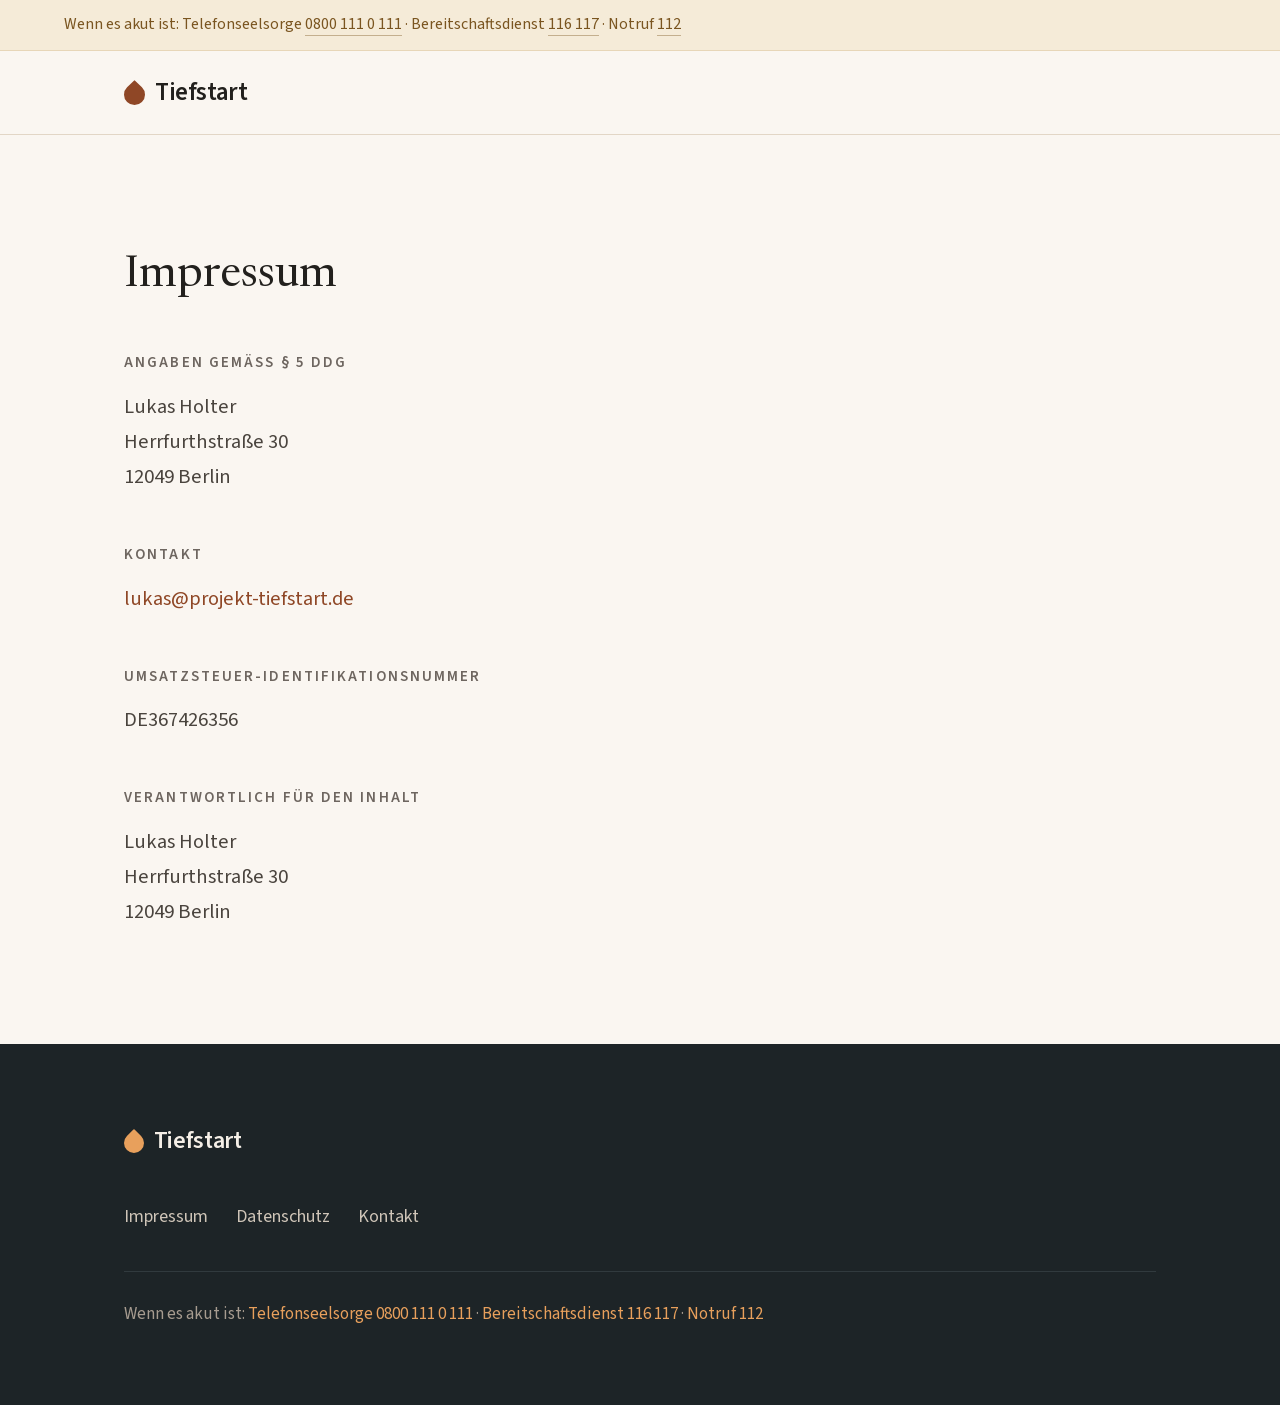
<file: impressum.html>
<!DOCTYPE html>
<html lang="de">
<head>
<meta charset="utf-8">
<meta name="viewport" content="width=device-width, initial-scale=1">

<title>Impressum – Tiefstart</title>

<link rel="icon" href="assets/tiefstart-favicon.svg" type="image/svg+xml">
<link rel="icon" href="/favicon.ico" sizes="32x32">
<link rel="apple-touch-icon" href="/apple-touch-icon.png">

<link rel="preload" href="assets/fonts/newsreader-latin-400.woff2" as="font" type="font/woff2" crossorigin>
<link rel="preload" href="assets/fonts/source-sans-3-latin-var.woff2" as="font" type="font/woff2" crossorigin>
<link rel="stylesheet" href="assets/tiefstart.css">
</head>
<body class="seite-kurz">

<a class="sprungmarke" href="#inhalt">Zum Inhalt springen</a>

<aside class="notfall" aria-label="Notfallnummern">
  <p>Wenn es akut ist: Telefonseelsorge <a href="tel:08001110111">0800 111 0 111</a> · Bereitschaftsdienst <a href="tel:116117">116 117</a> · Notruf <a href="tel:112">112</a></p>
</aside>

<header class="seitenkopf">
  <div class="seitenkopf__innen">
    <a class="marke" href="/">
      <img class="marke__zeichen" src="assets/tiefstart-zeichen-terrakotta.svg" height="25" alt="">
      <span class="marke__wort">Tiefstart</span>
    </a>
  </div>
</header>

<main id="inhalt">
  <section class="sektion">
    <div class="breite stapel">
      <h1 class="titel titel--44">Impressum</h1>

      <div class="textblock">
        <h2 class="label">Angaben gemäß § 5 DDG</h2>
        <address class="fliess adresse mw-34">Lukas Holter<br>
Herrfurthstraße 30<br>
12049 Berlin</address>
      </div>

      <div class="textblock">
        <h2 class="label">Kontakt</h2>
        <p class="fliess mw-34"><a href="mailto:lukas@projekt-tiefstart.de">lukas@projekt-tiefstart.de</a></p>
      </div>

      <div class="textblock">
        <h2 class="label">Umsatzsteuer-Identifikationsnummer</h2>
        <p class="fliess mw-34">DE367426356</p>
      </div>

      <div class="textblock">
        <h2 class="label">Verantwortlich für den Inhalt</h2>
        <p class="fliess mw-34">Lukas Holter<br>
Herrfurthstraße 30<br>
12049 Berlin</p>
      </div>
    </div>
  </section>
</main>

<footer class="seitenfuss">
  <div class="seitenfuss__innen">
    <div class="marke marke--invers">
      <img class="marke__zeichen" src="assets/tiefstart-zeichen-feuerschein.svg" height="24" alt="">
      <span class="marke__wort">Tiefstart</span>
    </div>
    <nav class="seitenfuss__nav" aria-label="Rechtliches und Kontakt">
      <a href="/impressum">Impressum</a>
      <a href="/datenschutz">Datenschutz</a>
      <a href="/kontakt">Kontakt</a>
    </nav>
    <p class="seitenfuss__notfall">Wenn es akut ist: <a href="tel:08001110111">Telefonseelsorge <span class="nowrap">0800 111 0 111</span></a> · <a href="tel:116117">Bereitschaftsdienst <span class="nowrap">116 117</span></a> · <a href="tel:112">Notruf <span class="nowrap">112</span></a></p>
  </div>
</footer>

</body>
</html>
</file>
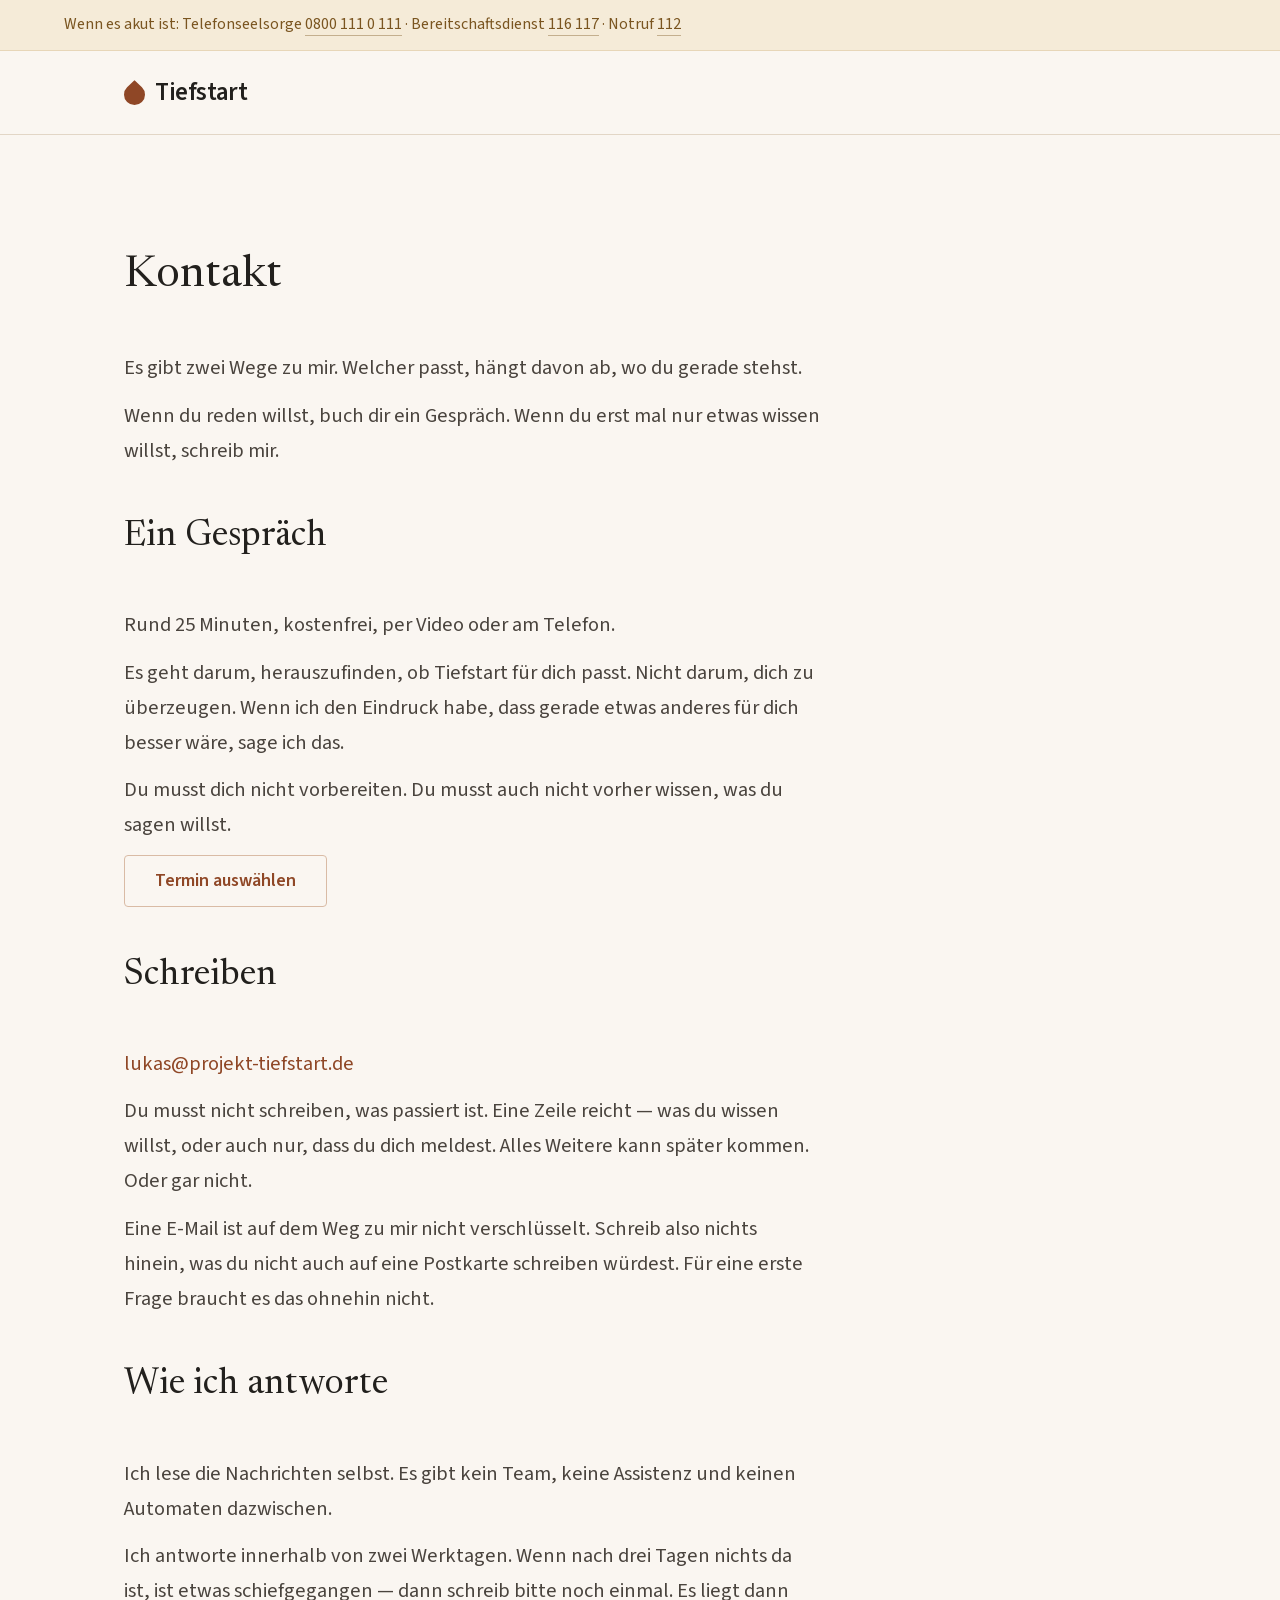
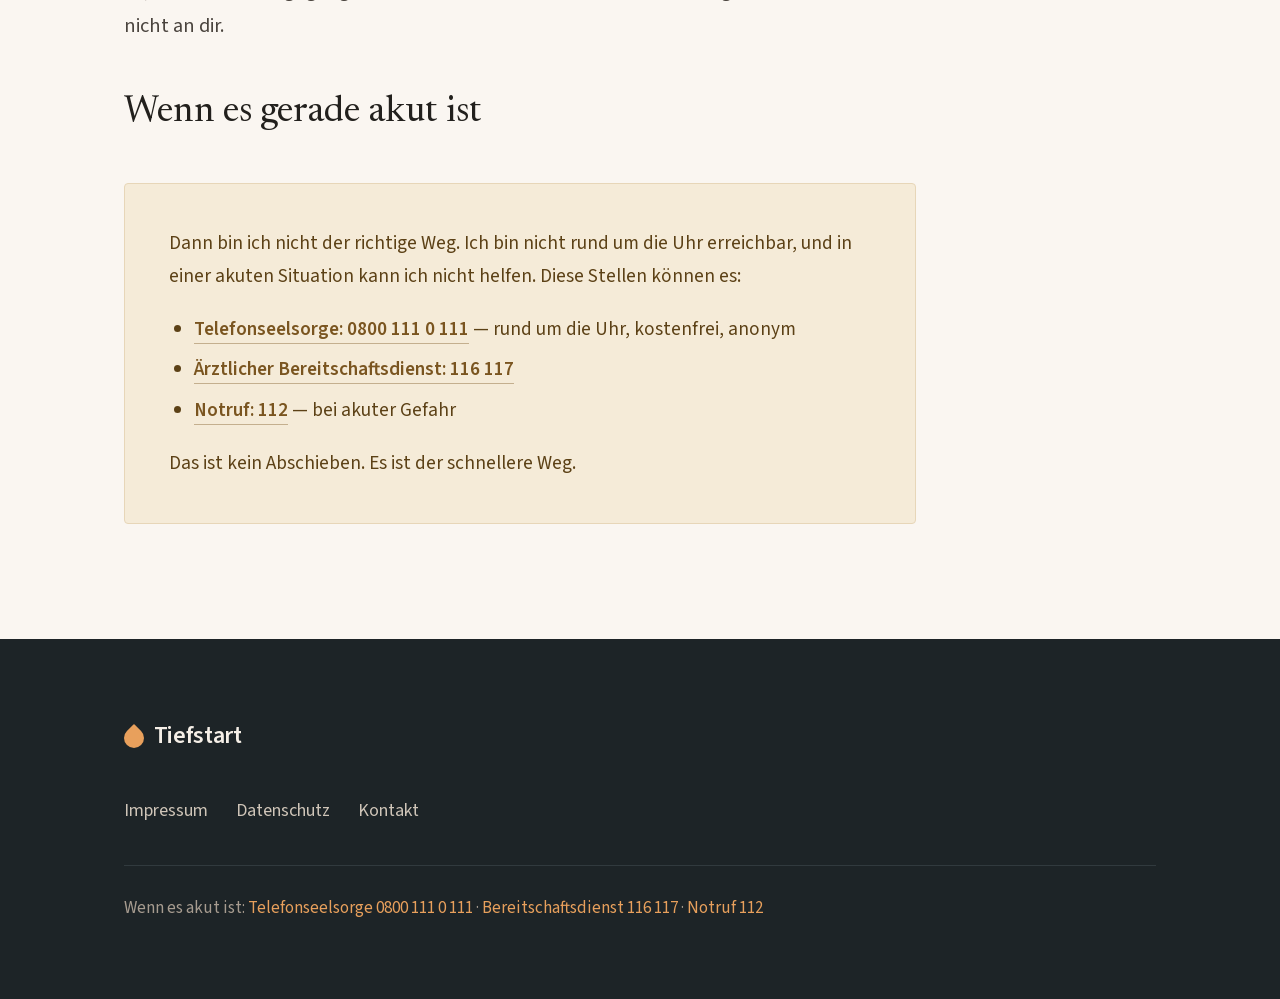
<file: kontakt.html>
<!DOCTYPE html>
<html lang="de">
<head>
<meta charset="utf-8">
<meta name="viewport" content="width=device-width, initial-scale=1">

<title>Kontakt – Tiefstart</title>

<link rel="icon" href="assets/tiefstart-favicon.svg" type="image/svg+xml">
<link rel="icon" href="/favicon.ico" sizes="32x32">
<link rel="apple-touch-icon" href="/apple-touch-icon.png">

<link rel="preload" href="assets/fonts/newsreader-latin-400.woff2" as="font" type="font/woff2" crossorigin>
<link rel="preload" href="assets/fonts/source-sans-3-latin-var.woff2" as="font" type="font/woff2" crossorigin>
<link rel="stylesheet" href="assets/tiefstart.css">
</head>
<body class="seite-kurz">

<a class="sprungmarke" href="#inhalt">Zum Inhalt springen</a>

<aside class="notfall" aria-label="Notfallnummern">
  <p>Wenn es akut ist: Telefonseelsorge <a href="tel:08001110111">0800 111 0 111</a> · Bereitschaftsdienst <a href="tel:116117">116 117</a> · Notruf <a href="tel:112">112</a></p>
</aside>

<header class="seitenkopf">
  <div class="seitenkopf__innen">
    <a class="marke" href="/">
      <img class="marke__zeichen" src="assets/tiefstart-zeichen-terrakotta.svg" height="25" alt="">
      <span class="marke__wort">Tiefstart</span>
    </a>
  </div>
</header>

<main id="inhalt">
  <section class="sektion">
    <div class="breite stapel">
      <h1 class="titel titel--44">Kontakt</h1>
      <div class="textblock">
        <p class="fliess mw-34">Es gibt zwei Wege zu mir. Welcher passt, hängt davon ab, wo du gerade stehst.</p>
        <p class="fliess mw-34">Wenn du reden willst, buch dir ein Gespräch. Wenn du erst mal nur etwas wissen willst, schreib mir.</p>
      </div>

      <h2 class="titel titel--36">Ein Gespräch</h2>
      <div class="textblock">
        <p class="fliess mw-34">Rund 25 Minuten, kostenfrei, per Video oder am Telefon.</p>
        <p class="fliess mw-34">Es geht darum, herauszufinden, ob Tiefstart für dich passt. Nicht darum, dich zu überzeugen. Wenn ich den Eindruck habe, dass gerade etwas anderes für dich besser wäre, sage ich das.</p>
        <p class="fliess mw-34">Du musst dich nicht vorbereiten. Du musst auch nicht vorher wissen, was du sagen willst.</p>
        <a class="cta cta--sekundaer-gross" href="https://tidycal.com/lholter247/meet25min" target="_blank" rel="noopener noreferrer" aria-label="Termin auswählen — Terminbuchung bei TidyCal, öffnet in neuem Tab">Termin auswählen</a>
      </div>

      <h2 class="titel titel--36">Schreiben</h2>
      <div class="textblock">
        <p class="fliess mw-34"><a href="mailto:lukas@projekt-tiefstart.de">lukas@projekt-tiefstart.de</a></p>
        <p class="fliess mw-34">Du musst nicht schreiben, was passiert ist. Eine Zeile reicht — was du wissen willst, oder auch nur, dass du dich meldest. Alles Weitere kann später kommen. Oder gar nicht.</p>
        <p class="fliess mw-34">Eine E-Mail ist auf dem Weg zu mir nicht verschlüsselt. Schreib also nichts hinein, was du nicht auch auf eine Postkarte schreiben würdest. Für eine erste Frage braucht es das ohnehin nicht.</p>
      </div>

      <h2 class="titel titel--36">Wie ich antworte</h2>
      <div class="textblock">
        <p class="fliess mw-34">Ich lese die Nachrichten selbst. Es gibt kein Team, keine Assistenz und keinen Automaten dazwischen.</p>
        <p class="fliess mw-34">Ich antworte innerhalb von zwei Werktagen. Wenn nach drei Tagen nichts da ist, ist etwas schiefgegangen — dann schreib bitte noch einmal. Es liegt dann nicht an dir.</p>
      </div>

      <h2 class="titel titel--36">Wenn es gerade akut ist</h2>
      <div class="hinweisfeld mw-44">
        <p>Dann bin ich nicht der richtige Weg. Ich bin nicht rund um die Uhr erreichbar, und in einer akuten Situation kann ich nicht helfen. Diese Stellen können es:</p>
        <ul class="textliste">
          <li><strong><a href="tel:08001110111">Telefonseelsorge: <span class="nowrap">0800 111 0 111</span></a></strong> — rund um die Uhr, kostenfrei, anonym</li>
          <li><strong><a href="tel:116117">Ärztlicher Bereitschaftsdienst: <span class="nowrap">116 117</span></a></strong></li>
          <li><strong><a href="tel:112">Notruf: <span class="nowrap">112</span></a></strong> — bei akuter Gefahr</li>
        </ul>
        <p>Das ist kein Abschieben. Es ist der schnellere Weg.</p>
      </div>

    </div>
  </section>
</main>

<footer class="seitenfuss">
  <div class="seitenfuss__innen">
    <div class="marke marke--invers">
      <img class="marke__zeichen" src="assets/tiefstart-zeichen-feuerschein.svg" height="24" alt="">
      <span class="marke__wort">Tiefstart</span>
    </div>
    <nav class="seitenfuss__nav" aria-label="Rechtliches und Kontakt">
      <a href="/impressum">Impressum</a>
      <a href="/datenschutz">Datenschutz</a>
      <a href="/kontakt">Kontakt</a>
    </nav>
    <p class="seitenfuss__notfall">Wenn es akut ist: <a href="tel:08001110111">Telefonseelsorge <span class="nowrap">0800 111 0 111</span></a> · <a href="tel:116117">Bereitschaftsdienst <span class="nowrap">116 117</span></a> · <a href="tel:112">Notruf <span class="nowrap">112</span></a></p>
  </div>
</footer>

</body>
</html>
</file>
<file: assets/tiefstart.css>
/* ==========================================================================
   Tiefstart — projekt-tiefstart.de
   Fundament: Schriften, Reset, Tokens, Fokus, Layout-Bausteine.
   Werte 1:1 aus dem Prototyp "Tiefstart Landingpage.dc.html" übernommen.
   ========================================================================== */

/* --------------------------------------------------------------------------
   1 · Schriften (self-hosted, kein Request an Dritte)
   Newsreader: variable opsz-Achse 6–72 wie in der Prototyp-Einbindung.
   Source Sans 3: variable wght-Achse 200–900, genutzt werden 400 und 600.
   Latin-Subset deckt ä ö ü ß · „ " — € vollständig ab.
   -------------------------------------------------------------------------- */

@font-face {
  font-family: 'Newsreader';
  font-style: normal;
  font-weight: 400;
  font-display: swap;
  src: url('fonts/newsreader-latin-400.woff2') format('woff2');
  unicode-range: U+0000-00FF, U+0131, U+0152-0153, U+02BB-02BC, U+02C6, U+02DA, U+02DC, U+0304, U+0308, U+0329, U+2000-206F, U+20AC, U+2122, U+2191, U+2193, U+2212, U+2215, U+FEFF, U+FFFD;
}

@font-face {
  font-family: 'Newsreader';
  font-style: italic;
  font-weight: 400;
  font-display: swap;
  src: url('fonts/newsreader-latin-400-italic.woff2') format('woff2');
  unicode-range: U+0000-00FF, U+0131, U+0152-0153, U+02BB-02BC, U+02C6, U+02DA, U+02DC, U+0304, U+0308, U+0329, U+2000-206F, U+20AC, U+2122, U+2191, U+2193, U+2212, U+2215, U+FEFF, U+FFFD;
}

@font-face {
  font-family: 'Source Sans 3';
  font-style: normal;
  font-weight: 200 900;
  font-display: swap;
  src: url('fonts/source-sans-3-latin-var.woff2') format('woff2');
  unicode-range: U+0000-00FF, U+0131, U+0152-0153, U+02BB-02BC, U+02C6, U+02DA, U+02DC, U+0304, U+0308, U+0329, U+2000-206F, U+20AC, U+2122, U+2191, U+2193, U+2212, U+2215, U+FEFF, U+FFFD;
}

/* --------------------------------------------------------------------------
   2 · Tokens
   -------------------------------------------------------------------------- */

:root {
  /* Flächen */
  --papier: #FAF6F1;
  --sand: #F2EAE0;
  --warnfeld: #F5EBD8;
  --tiefdunkel: #1D2427;
  --waldgruen: #2E4238;

  /* Akzente */
  --feuerschein: #E8A05C;
  --feuerschein-hell: #F2B87A;
  --terrakotta: #8F4726;
  --terrakotta-dunkel: #7A3C20;

  /* Text auf hellem Grund */
  --text: #22201D;
  --text-2: #4A443E;
  --label: #6E6660;

  /* Text auf Tiefdunkel */
  --text-invers: #F5EFE7;
  --text-invers-2: #CFC5B8;
  --text-invers-3: #A79C90;

  /* Text auf Waldgrün */
  --text-wald: #F1F5F1;
  --text-wald-2: #DCE5DD;
  --label-wald: #A9BFAF;

  /* Warnfeld (Notfall-Banner, Sektion 08) */
  --warn-text: #5C4116;
  --warn-link: #7A5520;
  --warn-link-linie: rgba(122, 85, 32, 0.4);

  /* Linien */
  --linie: #E2D6C6;
  --linie-zart: #EDE3D6;
  --linie-warm: #E7D6B8;
  --linie-terrakotta: #D9BBA5;
  --linie-dunkel: #313A3E;

  /* Schriftfamilien */
  --serif: 'Newsreader', Georgia, serif;

  /* Layout */
  --breite: min(100%, 1160px);
  --pad-x: clamp(24px, 5vw, 80px);
  --pad-y: clamp(64px, 9vw, 128px);
  --radius: 4px;
  --uebergang: 160ms ease;

  /* Schriftgrößen */
  --fs-body: clamp(18px, 1.35vw, 20px);
  --fs-fliess: clamp(19px, 1.6vw, 21px);
  --fs-klein: clamp(18px, 1.5vw, 20px);
  --fs-label: 15px;

  /* Abstände innerhalb einer Sektion */
  --gap-sektion: clamp(32px, 4vw, 48px);
  --gap-spalte: clamp(20px, 2.4vw, 28px);
  --gap-raster: clamp(28px, 4vw, 56px);
  --gap-raster-weit: clamp(32px, 5vw, 72px);
}

/* --------------------------------------------------------------------------
   3 · Reset und Basis
   Im Prototyp trägt jedes h1/h2/p ein eigenes margin:0 — der Reset hier ist
   dazu rechnerisch identisch.
   -------------------------------------------------------------------------- */

*,
*::before,
*::after {
  box-sizing: border-box;
}

html {
  -webkit-text-size-adjust: 100%;
}

body {
  margin: 0;
  background: var(--papier);
  color: var(--text);
  font-family: 'Source Sans 3', system-ui, sans-serif;
  font-size: var(--fs-body);
  line-height: 1.75;
  -webkit-font-smoothing: antialiased;
  text-rendering: optimizeLegibility;
}

h1,
h2,
h3,
h4,
p {
  margin: 0;
}

img {
  max-width: 100%;
}

a {
  color: var(--terrakotta);
  text-decoration: none;
}

a:hover {
  color: var(--terrakotta-dunkel);
}

::selection {
  background: rgba(232, 160, 92, 0.35);
}

/* --------------------------------------------------------------------------
   4 · Fokus
   Im Prototyp fehlen Fokus-Styles komplett. Kontrast des Rings:
   Terrakotta auf Papier 6,3:1 · Feuerschein auf Tiefdunkel 7,2:1 —
   beide deutlich über den von WCAG geforderten 3:1.
   -------------------------------------------------------------------------- */

:focus-visible {
  outline: 3px solid var(--terrakotta);
  outline-offset: 3px;
  border-radius: 2px;
}

.sektion--dunkel :focus-visible,
.sektion--wald :focus-visible,
.seitenfuss :focus-visible {
  outline-color: var(--feuerschein);
}

/* --------------------------------------------------------------------------
   5 · Bewegung reduzieren
   Die Seite animiert nur die 160-ms-Übergänge der Buttons. Wer im System
   weniger Bewegung wünscht, bekommt auch die nicht.
   -------------------------------------------------------------------------- */

@media (prefers-reduced-motion: reduce) {
  *,
  *::before,
  *::after {
    transition-duration: 0.01ms !important;
    animation-duration: 0.01ms !important;
    animation-iteration-count: 1 !important;
  }
}

/* --------------------------------------------------------------------------
   6 · Sprungmarke (WCAG 2.4.1)
   Unsichtbar, bis sie den Fokus bekommt.
   -------------------------------------------------------------------------- */

.sprungmarke {
  position: absolute;
  z-index: 100;
  top: 8px;
  left: 8px;
  padding: 12px 22px;
  background: var(--tiefdunkel);
  color: var(--text-invers);
  border-radius: var(--radius);
  font-size: 17px;
  font-weight: 600;
  clip-path: inset(50%);
}

.sprungmarke:focus {
  clip-path: none;
}

/* --------------------------------------------------------------------------
   7 · Layout-Bausteine
   -------------------------------------------------------------------------- */

.breite {
  width: var(--breite);
  margin: 0 auto;
  padding: var(--pad-y) var(--pad-x);
}

.sektion {
  background: var(--papier);
}

.sektion--sand {
  background: var(--sand);
  border-block: 1px solid var(--linie);
}

.sektion--dunkel {
  position: relative;
  background: var(--tiefdunkel);
  overflow: hidden;
}

.sektion--wald {
  background: var(--waldgruen);
}

/* Spaltenstapel innerhalb einer Sektion */
.stapel {
  display: flex;
  flex-direction: column;
  gap: var(--gap-sektion);
}

/* Zweispaltiges Raster, bricht ohne Media Query einspaltig um.
   min(300px, 100%) statt bloßer 300px: eine Grid-Spur kann sonst nicht unter
   ihre Untergrenze schrumpfen und läuft auf sehr schmalen Displays aus dem
   Container. Ab 348px Viewport rechnerisch identisch zu 300px, darunter
   schrumpft die Spur mit, statt die Seite seitlich scrollen zu lassen. */
.raster {
  display: grid;
  grid-template-columns: repeat(auto-fit, minmax(min(300px, 100%), 1fr));
  gap: var(--gap-raster);
}

.raster--weit {
  gap: var(--gap-raster-weit);
  align-items: start;
}

.spalte {
  display: flex;
  flex-direction: column;
  gap: var(--gap-spalte);
}

/* Versal-Label über einer Sektion. Trägt je nach Sektion ein <h2> oder
   ein <span> — die Darstellung ist in beiden Fällen dieselbe. */
.label {
  font-size: var(--fs-label);
  font-weight: 600;
  letter-spacing: 0.14em;
  text-transform: uppercase;
  color: var(--label);
}

.sektion--wald .label {
  color: var(--label-wald);
}

/* Textbreiten. Der Prototyp begrenzt Textblöcke durchgehend in em, also
   relativ zur Größe des jeweiligen Elements — als Zeilenlängen-Maß, nicht
   als Layout-Breite. Die Zahl im Klassennamen ist der em-Wert. */
.mw-15 { max-width: 15em; }
.mw-16 { max-width: 16em; }
.mw-17 { max-width: 17em; }
.mw-18 { max-width: 18em; }
.mw-20 { max-width: 20em; }
.mw-28 { max-width: 28em; }
.mw-30 { max-width: 30em; }
.mw-32 { max-width: 32em; }
.mw-34 { max-width: 34em; }
.mw-36 { max-width: 36em; }
.mw-44 { max-width: 44em; }
.mw-68 { max-width: 68em; }

/* Serif-Überschriften. Modifier-Zahl = Maximalgröße des clamp(). */
.titel {
  font-family: var(--serif);
  font-weight: 400;
  color: var(--text);
}

/* Kleinste Serifen-Überschrift, für die Zwischenebene langer Textseiten.
   Gleiche Staffel wie die Etappen- und Schritt-Titel der Startseite. */
.titel--25 {
  font-size: clamp(21px, 1.9vw, 25px);
  line-height: 1.3;
}

.titel--36 {
  font-size: clamp(26px, 3.2vw, 36px);
  line-height: 1.2;
}

.titel--40 {
  font-size: clamp(28px, 3.4vw, 40px);
  line-height: 1.2;
}

.titel--42 {
  font-size: clamp(28px, 3.6vw, 42px);
  line-height: 1.2;
}

.titel--52 {
  font-size: clamp(32px, 4.6vw, 52px);
  line-height: 1.12;
}

.titel--44 {
  font-size: clamp(30px, 4vw, 44px);
  line-height: 1.18;
}

/* Als Utility statt im .titel-Sockel, weil genau eine Überschrift im
   Prototyp kein text-wrap trägt — "Der Boden ist weg." in Sektion 02.
   Explizit pro Element gesetzt kann das niemand versehentlich glattbügeln. */
.pretty {
  text-wrap: pretty;
}

/* Fließtext-Varianten */
.fliess {
  font-size: var(--fs-fliess);
  line-height: 1.72;
  color: var(--text-2);
  text-wrap: pretty;
}

.fliess--stark {
  color: var(--text);
  font-weight: 600;
}

/* Nur dunkler, ohne Fettung — Sektion 08 nutzt genau das. */
.fliess--dunkel {
  color: var(--text);
}

.fliess--klein {
  font-size: var(--fs-klein);
  line-height: 1.7;
}

.sektion--wald .fliess {
  color: var(--text-wald-2);
}

.sektion--wald .titel {
  color: var(--text-wald);
}

.sektion--dunkel .titel {
  color: var(--text-invers);
}

/* Zahlenblöcke von Notrufnummern nie über einen Zeilenumbruch trennen. */
.nowrap {
  white-space: nowrap;
}

/* --------------------------------------------------------------------------
   8 · Buttons
   Wichtig: der Prototyp lässt bewusst nur background und border-color
   übergehen, nicht color. Das ist hier 1:1 nachgebaut.
   -------------------------------------------------------------------------- */

.cta {
  display: inline-flex;
  align-items: center;
  font-weight: 600;
  border: 1px solid;
  border-radius: var(--radius);
  transition: background var(--uebergang), border-color var(--uebergang);
}

/* Hero und Schluss-Sektion.
   min-height statt height: das Label "Gespräch vereinbaren — 25 Minuten"
   braucht 342px und bricht unter 390px Viewport-Breite auf zwei Zeilen um —
   mit fester Höhe lief die zweite Zeile unten aus der Fläche. Auf Desktop
   ergibt das gemessen exakt dieselben 56px wie im Prototyp. */
.cta--primaer {
  min-height: 56px;
  padding: 11px 32px;
  font-size: 18px;
  color: var(--tiefdunkel);
  background: var(--feuerschein);
  border-color: var(--feuerschein);
}

.cta--primaer:hover {
  background: var(--feuerschein-hell);
  border-color: var(--feuerschein-hell);
  color: var(--tiefdunkel);
}

/* Der Standard-Fokusring wäre auf dunklem Grund Feuerschein — also dieselbe
   Farbe wie der Button selbst. Hier deshalb hell, damit der Ring sichtbar
   vom Button zu unterscheiden ist (13,9:1 gegen Tiefdunkel). */
.cta--primaer:focus-visible {
  outline-color: var(--text-invers);
}

/* Header */
.cta--sekundaer {
  height: 46px;
  padding: 0 22px;
  font-size: 17px;
  color: var(--terrakotta);
  border-color: var(--linie-terrakotta);
}

.cta--sekundaer:hover {
  background: var(--sand);
  border-color: var(--terrakotta);
  color: var(--terrakotta-dunkel);
}

/* Sektion 13 — wie der sekundäre Button, nur größer. */
.cta--sekundaer-gross {
  align-self: flex-start;
  height: 52px;
  padding: 0 30px;
  font-size: 18px;
  color: var(--terrakotta);
  border-color: var(--linie-terrakotta);
}

.cta--sekundaer-gross:hover {
  background: var(--sand);
  border-color: var(--terrakotta);
  color: var(--terrakotta-dunkel);
}

/* --------------------------------------------------------------------------
   9 · Notfall-Banner
   Im Prototyp trugen alle Links eine Inline-Farbe, wodurch die globale
   a:hover-Regel dort nie gegriffen hat. Die Regel unten stellt das nach:
   die Banner-Links wechseln beim Hovern die Farbe nicht.
   -------------------------------------------------------------------------- */

.notfall {
  background: var(--warnfeld);
  border-bottom: 1px solid var(--linie-warm);
  padding: 12px var(--pad-x);
}

.notfall p {
  width: var(--breite);
  margin: 0 auto;
  font-size: 16px;
  line-height: 1.6;
  color: var(--warn-link);
  text-wrap: pretty;
}

/* nowrap: auf schmalen Displays soll keine Notrufnummer mitten im Zahlenblock
   umbrechen. Ab ca. 340px Breite ändert das an der Darstellung nichts. */
.notfall a,
.notfall a:hover {
  color: var(--warn-link);
  border-bottom: 1px solid var(--warn-link-linie);
  white-space: nowrap;
}

/* --------------------------------------------------------------------------
   10 · Kopfzeile
   -------------------------------------------------------------------------- */

.seitenkopf {
  border-bottom: 1px solid var(--linie);
}

.seitenkopf__innen {
  width: var(--breite);
  margin: 0 auto;
  padding: 20px var(--pad-x);
  display: flex;
  align-items: center;
  justify-content: space-between;
  gap: 24px;
  flex-wrap: wrap;
}

.marke {
  display: flex;
  align-items: center;
  gap: 10.3px;
}

.marke,
.marke:hover {
  color: var(--text);
}

/* height wie im Prototyp; aspect-ratio aus der viewBox 0 -21 100 121,
   damit vor dem Laden des SVG kein Layoutsprung entsteht. */
.marke__zeichen {
  height: 25px;
  aspect-ratio: 100 / 121;
}

.marke__wort {
  font-size: 25px;
  font-weight: 600;
  letter-spacing: -0.015em;
}

/* --------------------------------------------------------------------------
   11 · Sektion 01 — Hero
   Der Feuerschein-Verlauf lag im Prototyp in einem eigenen leeren <div>.
   Hier ist er ein ::before, damit im DOM kein inhaltsloses Element steht.
   -------------------------------------------------------------------------- */

.hero::before {
  content: '';
  position: absolute;
  inset: 0;
  background: radial-gradient(58% 62% at 78% 14%, rgba(232, 160, 92, 0.22) 0%, rgba(29, 36, 39, 0) 62%);
}

/* Eigene Polsterung: der Hero ist oben/unten großzügiger als die übrigen
   Sektionen, und unten minimal knapper als oben (148 gegen 152). */
.hero__innen {
  position: relative;
  width: var(--breite);
  margin: 0 auto;
  padding: clamp(72px, 11vw, 152px) var(--pad-x) clamp(72px, 11vw, 148px);
  display: flex;
  flex-direction: column;
  gap: clamp(28px, 3.4vw, 40px);
  align-items: flex-start;
}

.hero__titel {
  font-family: var(--serif);
  font-weight: 400;
  font-size: clamp(40px, 6.4vw, 72px);
  line-height: 1.06;
  letter-spacing: -0.02em;
  color: var(--text-invers);
  text-wrap: pretty;
}

.hero__text {
  font-size: clamp(19px, 1.7vw, 22px);
  line-height: 1.72;
  color: var(--text-invers-2);
  text-wrap: pretty;
}

/* Button plus Hinweiszeile darunter — teilen sich Hero und Schluss-Sektion. */
.aktion {
  display: flex;
  flex-direction: column;
  gap: 16px;
  align-items: flex-start;
}

.hinweis-invers {
  font-size: 17px;
  line-height: 1.6;
  color: var(--text-invers-3);
}

/* --------------------------------------------------------------------------
   12 · Sektion 02 — Vielleicht kennst du das
   Fünf kurze Aussagen an einer Randlinie. Sie stehen wie im Prototyp als
   einzelne Absätze, nicht als Liste.
   -------------------------------------------------------------------------- */

/* Liste ohne Aufzählungszeichen. list-style: none entfernt in Safari die
   Listensemantik, deshalb trägt das ul im Markup ein explizites role="list".
   margin: 0 gegen die Vorgabewerte des Browsers, padding-left ersetzt den
   Einzug von 40px durch den Abstand zur Randlinie. */
.aussagen {
  display: flex;
  flex-direction: column;
  gap: 20px;
  margin: 0;
  border-left: 2px solid var(--linie);
  padding-left: clamp(20px, 3vw, 32px);
  list-style: none;
}

.aussage {
  font-family: var(--serif);
  font-size: clamp(21px, 2.1vw, 26px);
  line-height: 1.55;
  color: var(--text-2);
  text-wrap: pretty;
}
/* --------------------------------------------------------------------------
   13 · Sektion 06 — Wie eine Woche aussieht
   Der Prototyp baut das aus divs, inhaltlich ist es aber eine Tabelle:
   ohne Tabellensemantik geht der Zusammenhang "Wann → Was" für Screenreader
   verloren. Also echtes <table>, dessen display-Werte auf das Flex-Layout
   des Prototyps umgestellt sind — deshalb reicht flex-wrap die zweite Spalte
   auf schmalen Displays unter die erste, was eine echte Tabelle nicht kann.
   Das Umstellen von display entfernt in Browsern allerdings die impliziten
   Tabellenrollen, darum stehen sie im Markup explizit als role-Attribute.
   -------------------------------------------------------------------------- */

.woche {
  display: block;
  border: 1px solid var(--linie);
  border-radius: var(--radius);
  overflow: hidden;
}

.woche thead,
.woche tbody {
  display: block;
}

.woche tr {
  display: flex;
  flex-wrap: wrap;
  gap: clamp(16px, 3vw, 32px);
}

.woche thead tr {
  background: var(--sand);
  border-bottom: 1px solid var(--linie);
  padding: 14px clamp(20px, 3vw, 32px);
}

.woche tbody tr {
  padding: clamp(18px, 2.4vw, 26px) clamp(20px, 3vw, 32px);
  border-bottom: 1px solid var(--linie-zart);
  align-items: baseline;
}

.woche th,
.woche td {
  display: block;
}

.woche th:first-child,
.woche td:first-child {
  flex: 0 0 auto;
  min-width: 120px;
}

.woche th:last-child,
.woche td:last-child {
  flex: 1 1 260px;
}

.woche th {
  text-align: left;
  font-size: var(--fs-label);
  font-weight: 600;
  letter-spacing: 0.14em;
  text-transform: uppercase;
  color: var(--label);
}

.woche__wann {
  font-size: var(--fs-klein);
  font-weight: 600;
  color: var(--terrakotta);
}

.woche__was {
  font-size: var(--fs-klein);
  line-height: 1.65;
  color: var(--text);
  text-wrap: pretty;
}

/* --------------------------------------------------------------------------
   14 · Sektion 07 — Wie es meistens verläuft
   Die abschließende Linie unter der letzten Etappe war im Prototyp ein
   leeres div mit border-top. Hier ist es ein border-bottom auf der letzten
   Etappe: dieselbe 1px-Linie an derselben Stelle, ohne inhaltsleeres Element.
   -------------------------------------------------------------------------- */

.etappen {
  display: flex;
  flex-direction: column;
}

.etappe {
  display: flex;
  flex-wrap: wrap;
  gap: clamp(16px, 3vw, 40px);
  padding: clamp(22px, 2.6vw, 30px) 0;
  border-top: 1px solid var(--linie);
}

.etappe:last-child {
  border-bottom: 1px solid var(--linie);
}

/* Trägt nur noch den Titel — display: flex, align-items und gap sind mit der
   Nummerierung entfallen. flex und min-width halten die Zweispaltigkeit. */
.etappe__kopf {
  flex: 0 0 auto;
  min-width: 120px;
}

.etappe__titel {
  font-family: var(--serif);
  font-weight: 400;
  font-size: clamp(21px, 1.9vw, 25px);
  color: var(--text);
}

.etappe__body {
  flex: 1 1 260px;
  display: flex;
  flex-direction: column;
  gap: 10px;
}

.etappe__zitat {
  font-family: var(--serif);
  font-style: italic;
  font-size: clamp(20px, 1.9vw, 24px);
  line-height: 1.5;
  color: var(--text-2);
  text-wrap: pretty;
}

.etappe__text {
  font-size: var(--fs-klein);
  line-height: 1.7;
  color: var(--text-2);
  text-wrap: pretty;
}

/* Nachsatz in Label-Grau statt Fließtext-Grau. */
.fussnote {
  font-size: var(--fs-klein);
  line-height: 1.7;
  color: var(--label);
  text-wrap: pretty;
}

/* --------------------------------------------------------------------------
   15 · Sektion 08 — Für wen das ist
   Wie im Notfall-Banner wechseln die Links beim Hovern die Farbe nicht:
   im Prototyp trugen sie eine Inline-Farbe, an der die globale a:hover-Regel
   nie vorbeikam.
   -------------------------------------------------------------------------- */

.hinweisfeld {
  border: 1px solid var(--linie-warm);
  border-radius: var(--radius);
  background: var(--warnfeld);
  padding: clamp(28px, 3.4vw, 44px) clamp(24px, 3.4vw, 44px);
  display: flex;
  flex-direction: column;
  gap: 20px;
}

/* Auch Listeneinträge, nicht nur Absätze: die Kontaktseite stellt die
   Notfallnummern als Liste in dieses Feld. */
.hinweisfeld p,
.hinweisfeld li {
  font-size: var(--fs-klein);
  line-height: 1.7;
  color: var(--warn-text);
}

.hinweisfeld__nummern {
  display: flex;
  flex-direction: column;
  gap: 10px;
}

.hinweisfeld a,
.hinweisfeld a:hover {
  color: var(--warn-link);
  font-weight: 600;
  border-bottom: 1px solid var(--warn-link-linie);
}

/* --------------------------------------------------------------------------
   16 · Sektion 09 — Wer das macht
   Diese Sektion bricht bei 290px um, nicht bei 300px wie die übrigen.
   -------------------------------------------------------------------------- */

.raster--290 {
  grid-template-columns: repeat(auto-fit, minmax(min(290px, 100%), 1fr));
}

/* Bildspalte mit festem 16px-Abstand statt der üblichen Spalten-Lücke. */
.spalte--bild {
  gap: 16px;
}

.portrait {
  width: 100%;
  max-width: 420px;
  height: auto;
  aspect-ratio: 4 / 5;
  object-fit: cover;
  border-radius: var(--radius);
  display: block;
}

/* --------------------------------------------------------------------------
   17 · Sektion 11 — Wie du dazukommst
   -------------------------------------------------------------------------- */

.raster--260 {
  grid-template-columns: repeat(auto-fit, minmax(min(260px, 100%), 1fr));
  gap: clamp(24px, 3vw, 32px);
}

.schritt {
  border: 1px solid var(--linie);
  border-radius: var(--radius);
  background: var(--papier);
  padding: clamp(28px, 3vw, 40px);
  display: flex;
  flex-direction: column;
  gap: 14px;
}

.schritt__nr {
  font-family: var(--serif);
  font-size: clamp(24px, 2.2vw, 28px);
  color: var(--terrakotta);
}

.schritt__titel {
  font-family: var(--serif);
  font-weight: 400;
  font-size: clamp(21px, 1.9vw, 25px);
  line-height: 1.3;
  color: var(--text);
}

.schritt__text {
  font-size: var(--fs-klein);
  line-height: 1.7;
  color: var(--text-2);
  text-wrap: pretty;
}

/* --------------------------------------------------------------------------
   18 · Sektion 12 — Schluss
   Eigener Verlauf: anders positioniert und schwächer als der im Hero.
   Der Absatz hat hier Zeilenhöhe 1.7, im Hero sind es 1.72.
   -------------------------------------------------------------------------- */

.schluss::before {
  content: '';
  position: absolute;
  inset: 0;
  background: radial-gradient(52% 66% at 22% 88%, rgba(232, 160, 92, 0.20) 0%, rgba(29, 36, 39, 0) 62%);
}

.schluss__innen {
  position: relative;
  width: var(--breite);
  margin: 0 auto;
  padding: clamp(72px, 10vw, 140px) var(--pad-x);
  display: flex;
  flex-direction: column;
  gap: clamp(24px, 3vw, 36px);
  align-items: flex-start;
}

.schluss__text {
  font-size: clamp(19px, 1.7vw, 22px);
  line-height: 1.7;
  color: var(--text-invers-2);
  text-wrap: pretty;
}

/* --------------------------------------------------------------------------
   19 · Sektion 13 — Mitmachen und Weitersagen
   Engerer Spaltenabstand als in den übrigen zweispaltigen Sektionen.
   -------------------------------------------------------------------------- */

.spalte--eng {
  gap: clamp(18px, 2vw, 24px);
}

/* --------------------------------------------------------------------------
   20 · Fußzeile
   Die Wortmarke ist hier bewusst kein Link — im Prototyp ein reines div.
   Abstand 9,9px statt der 10,3px im Seitenkopf.
   Die Notfall-Links wechseln beim Hovern die Farbe nicht, die Nav-Links schon.
   -------------------------------------------------------------------------- */

.seitenfuss {
  background: var(--tiefdunkel);
}

.seitenfuss__innen {
  width: var(--breite);
  margin: 0 auto;
  padding: clamp(48px, 6vw, 76px) var(--pad-x);
  display: flex;
  flex-direction: column;
  gap: clamp(28px, 3vw, 40px);
}

.marke--invers {
  gap: 9.9px;
  color: var(--text-invers);
}

.marke--invers .marke__zeichen {
  height: 24px;
}

.marke--invers .marke__wort {
  font-size: 24px;
}

.seitenfuss__nav {
  display: flex;
  flex-wrap: wrap;
  gap: 28px;
}

.seitenfuss__nav a {
  font-size: 18px;
  color: var(--text-invers-2);
}

.seitenfuss__nav a:hover {
  color: var(--feuerschein);
}

.seitenfuss__notfall {
  padding-top: clamp(20px, 2.4vw, 28px);
  border-top: 1px solid var(--linie-dunkel);
  font-size: 17px;
  line-height: 1.7;
  color: var(--text-invers-3);
  text-wrap: pretty;
}

.seitenfuss__notfall a,
.seitenfuss__notfall a:hover {
  color: var(--feuerschein);
}

/* --------------------------------------------------------------------------
   21 · Fehlerseite
   Hält die Fußzeile unten, wenn wenig Inhalt da ist. Nur über die Klasse am
   body aktiv, die Startseite bleibt unberührt.
   -------------------------------------------------------------------------- */

.seite-kurz {
  min-height: 100vh;
  min-height: 100dvh;
  display: flex;
  flex-direction: column;
}

.seite-kurz main {
  flex: 1;
}

/* --------------------------------------------------------------------------
   22 · Textseiten
   Impressum, Datenschutz, Kontakt: kein Hero, keine Buttons. Die Zeilenlänge
   begrenzt mw-34 auf den Absätzen — bei 1280px sind das rund 70 Zeichen.
   Überschriftenhierarchie: h1 in Newsreader, die h2 als Versal-Label wie die
   Sektionsmarken auf der Startseite.
   -------------------------------------------------------------------------- */

.textblock {
  display: flex;
  flex-direction: column;
  gap: 12px;
}

/* Die Datenschutzerklärung nennt Adressen wie
   privacycenter.instagram.com/policy im Fließtext. Solche URLs enthalten keine
   Stelle, an der der Browser von sich aus umbricht — bei 375px ragte die
   längste 16px aus der Textspalte. break-word greift nur dann, wenn ein Wort
   sonst überliefe, und lässt normalen Text unberührt. */
.textblock p {
  overflow-wrap: break-word;
}

/* Die h4-Zwischenüberschriften der Datenschutzerklärung brauchen etwas mehr
   Luft nach oben als die 12px, die .textblock allen Kindern gibt — sonst
   kleben sie am Absatz davor. */
.textblock h4 {
  margin-top: 10px;
}

.textblock h4:first-child {
  margin-top: 0;
}

/* Browser setzen address von Haus aus kursiv. */
.adresse {
  font-style: normal;
}

/* Aufzählungen im Fließtext. Der Browser-Einzug von 40px würde die Punkte aus
   der Textspalte herausschieben; 1.4em hält sie daran. Abstand 8px, etwas
   enger als die 12px zwischen den Blöcken. */
.textliste {
  margin: 0;
  padding-left: 1.4em;
  display: flex;
  flex-direction: column;
  gap: 8px;
}
</file>
